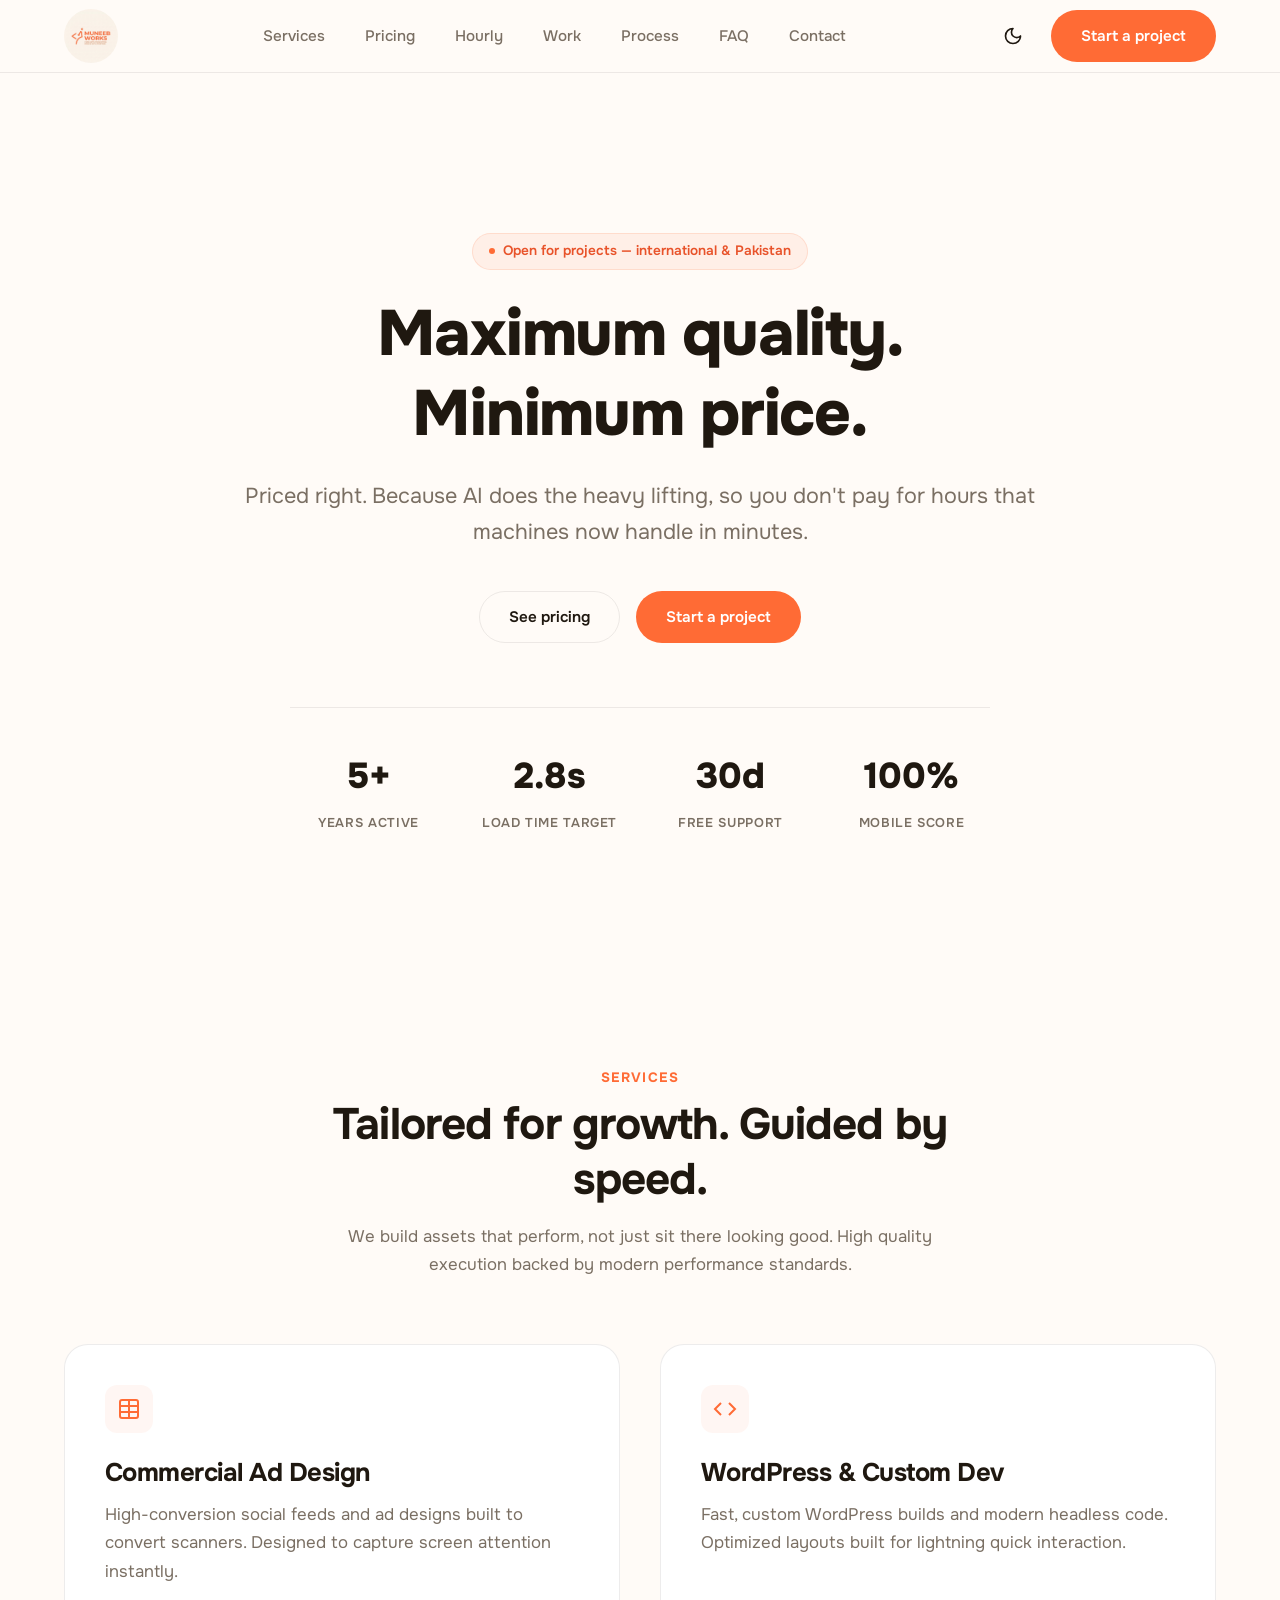
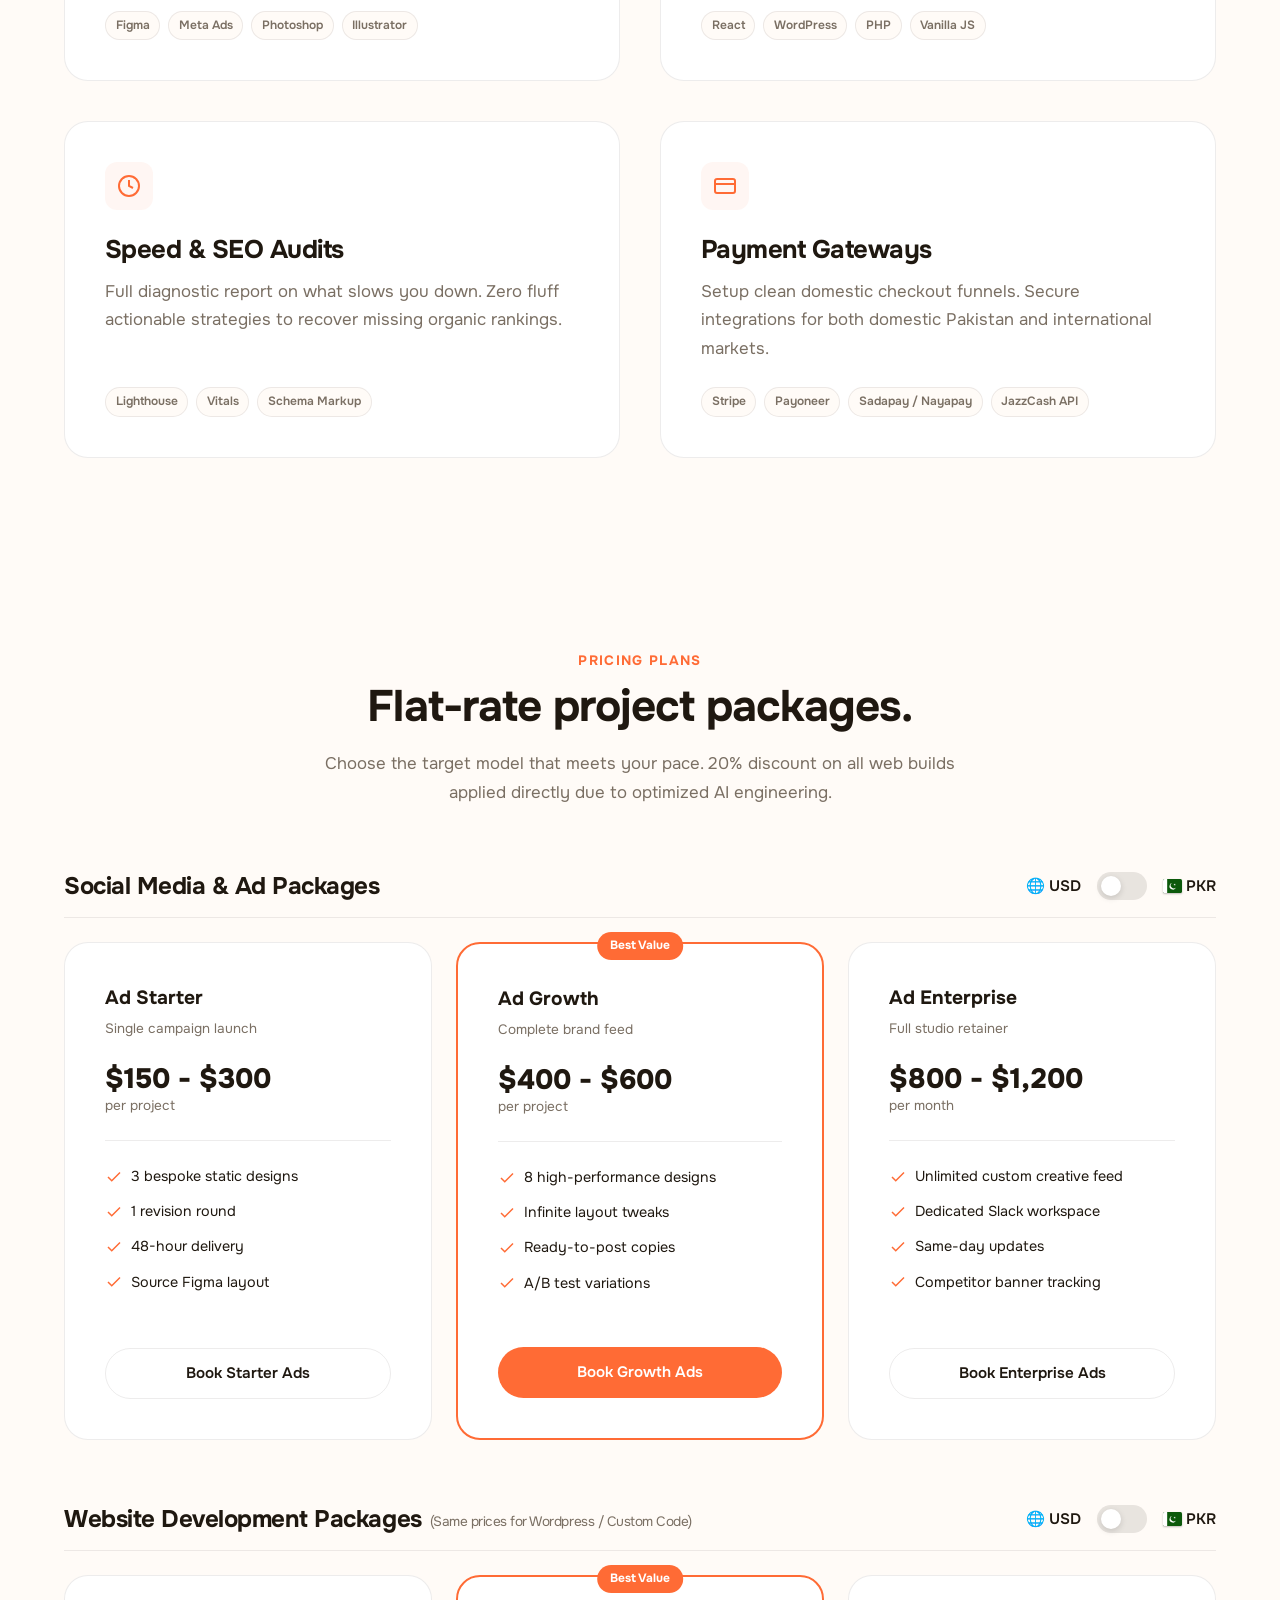
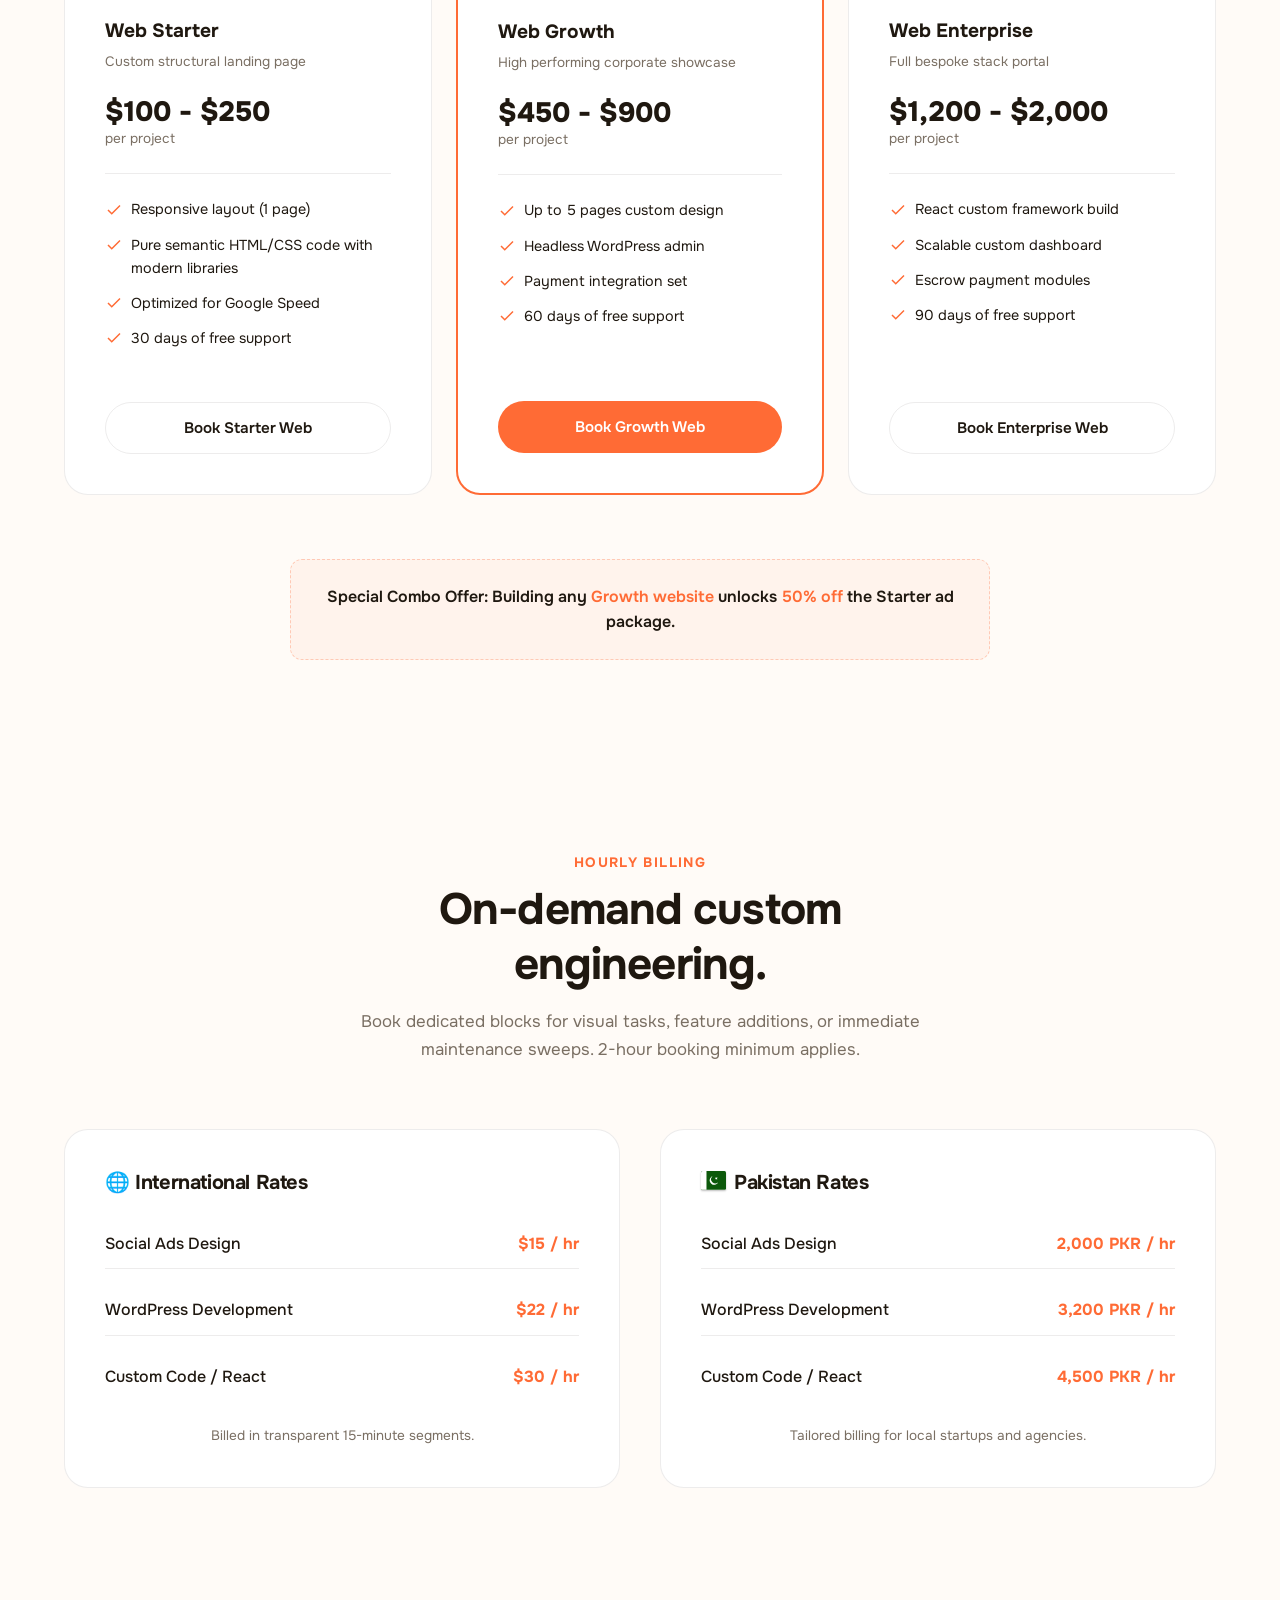
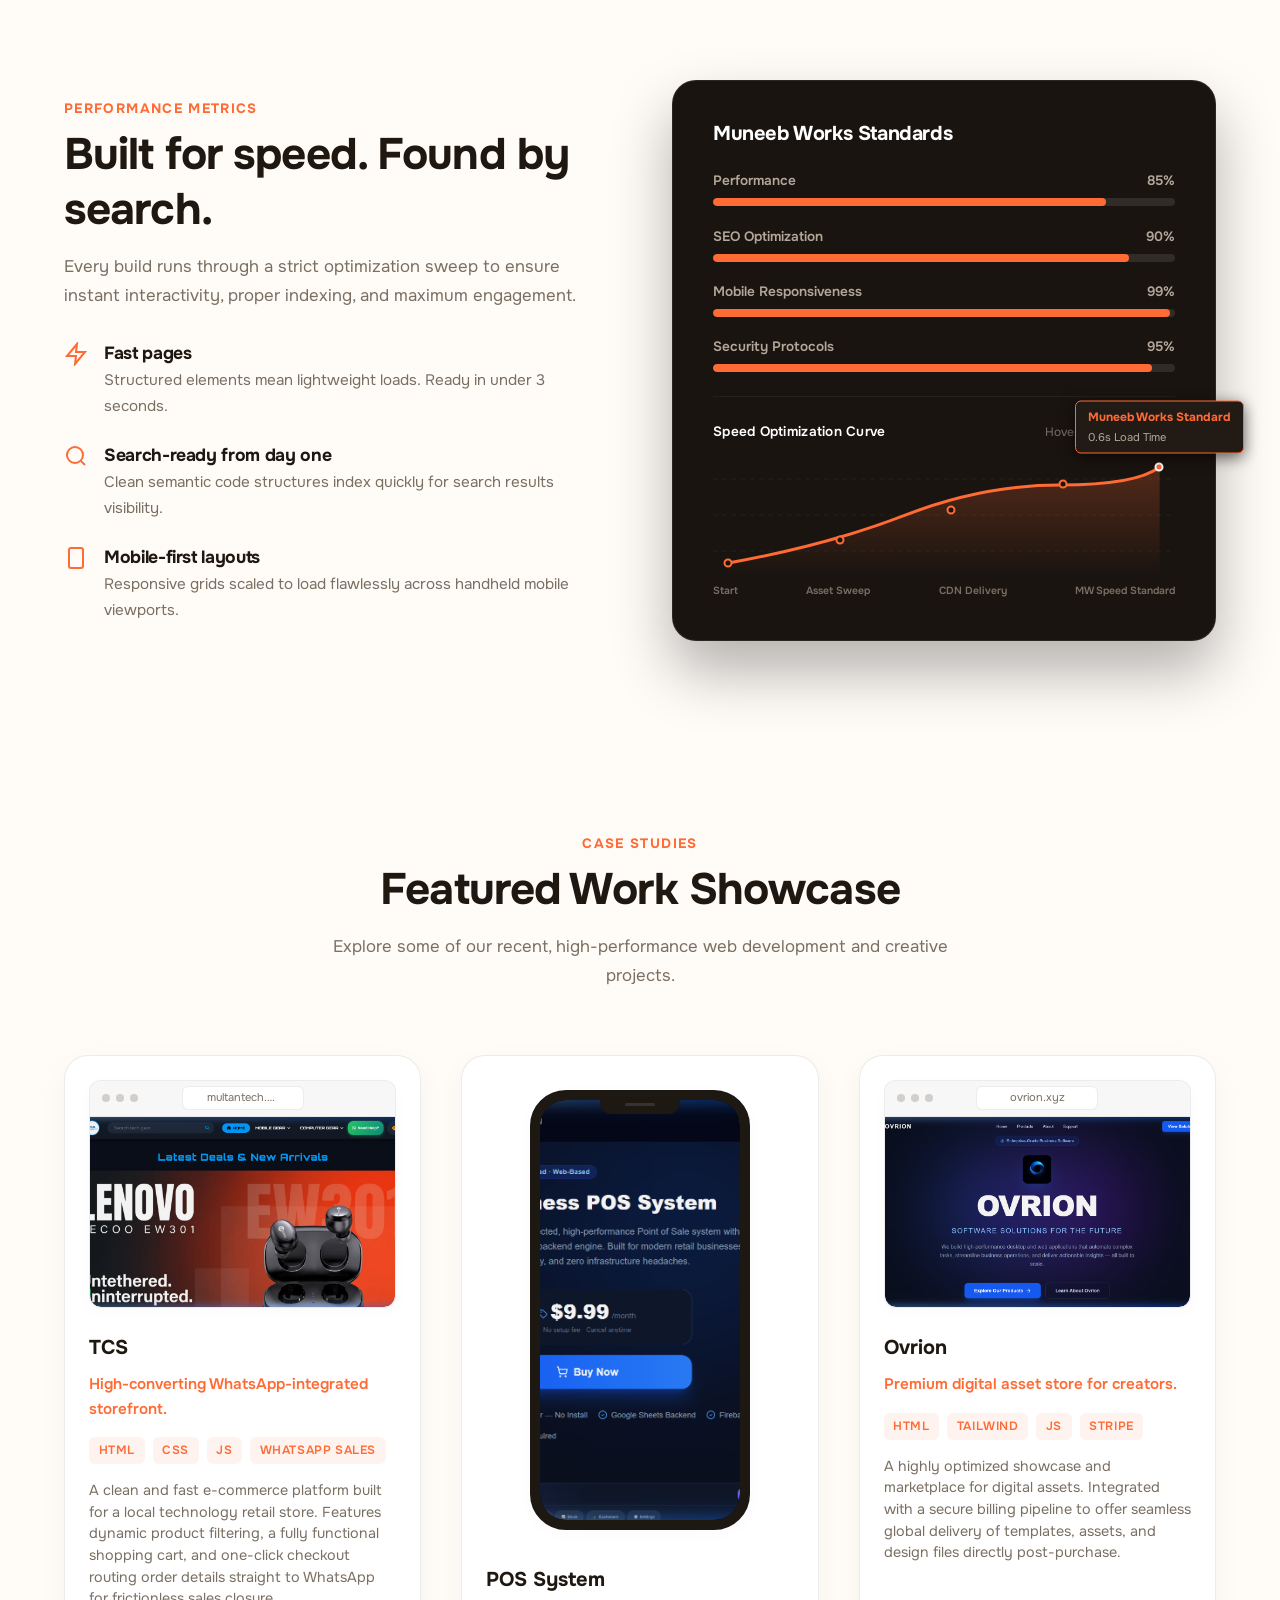
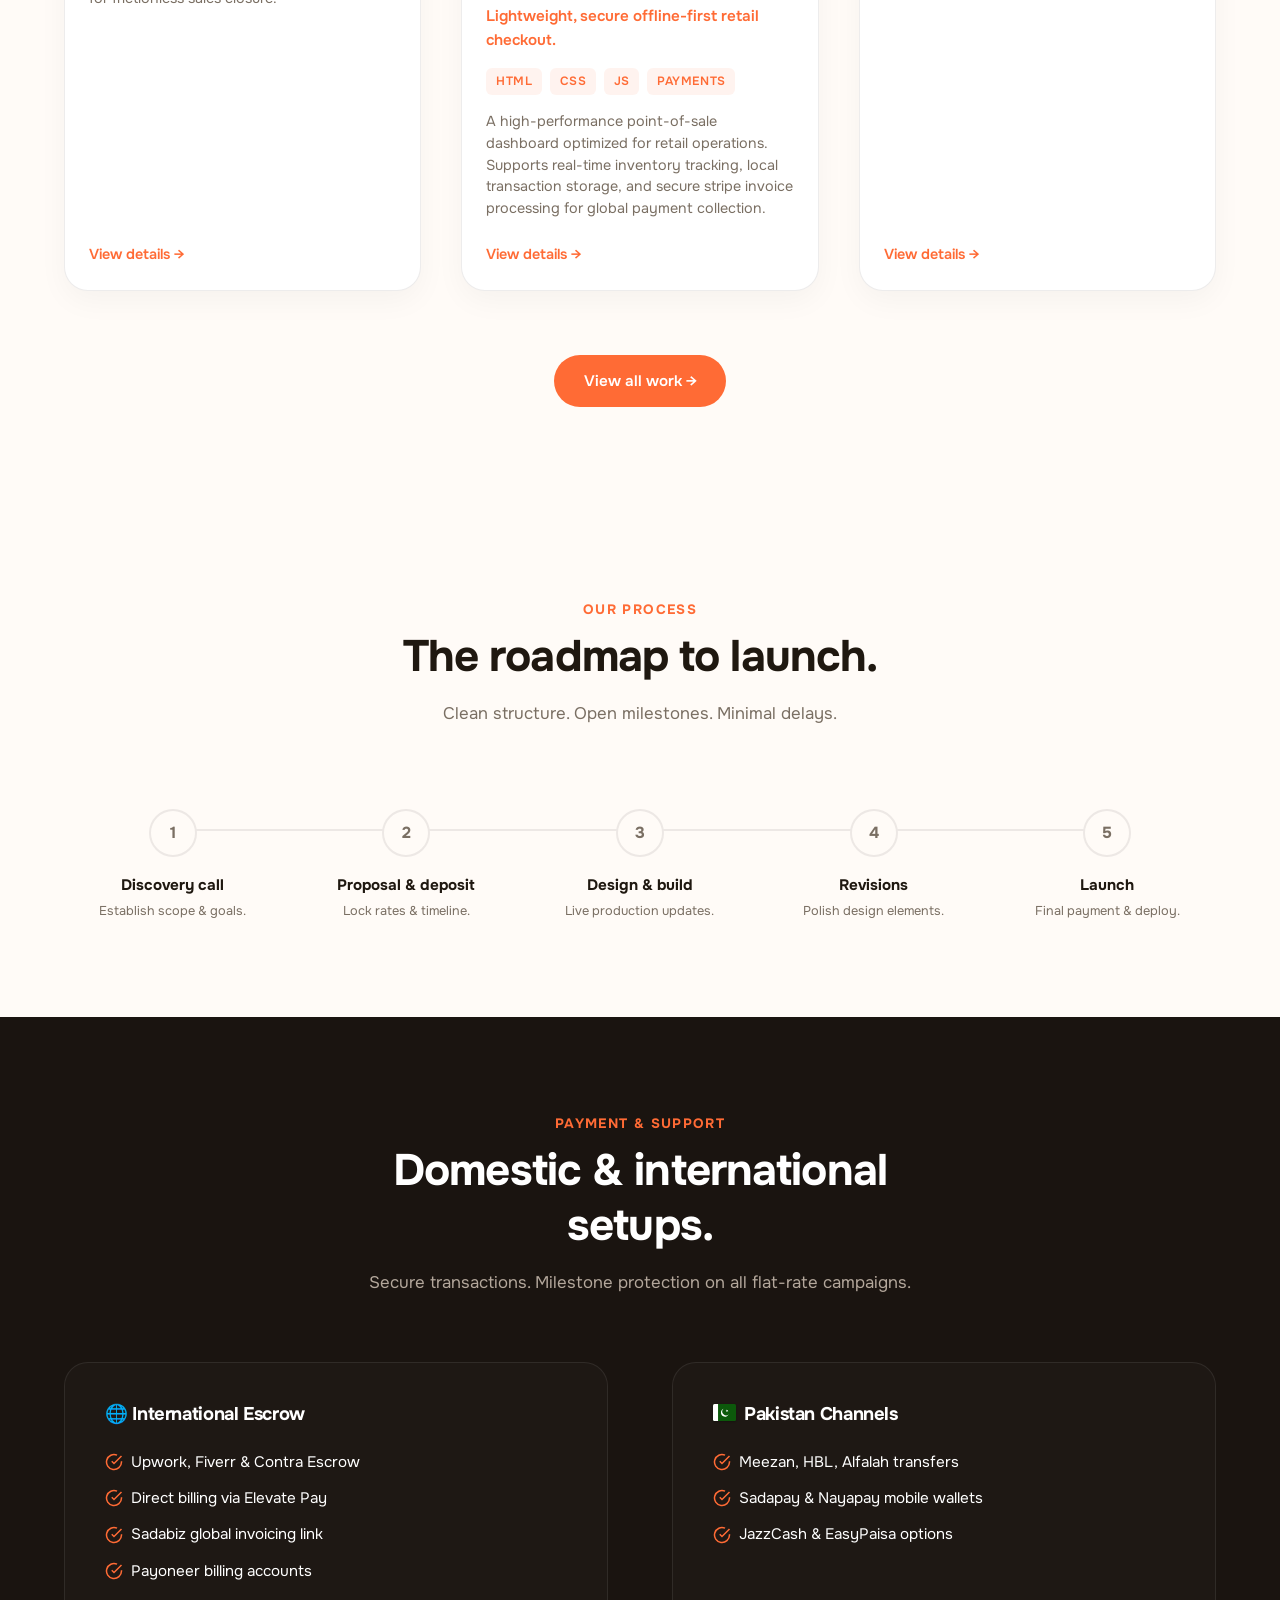
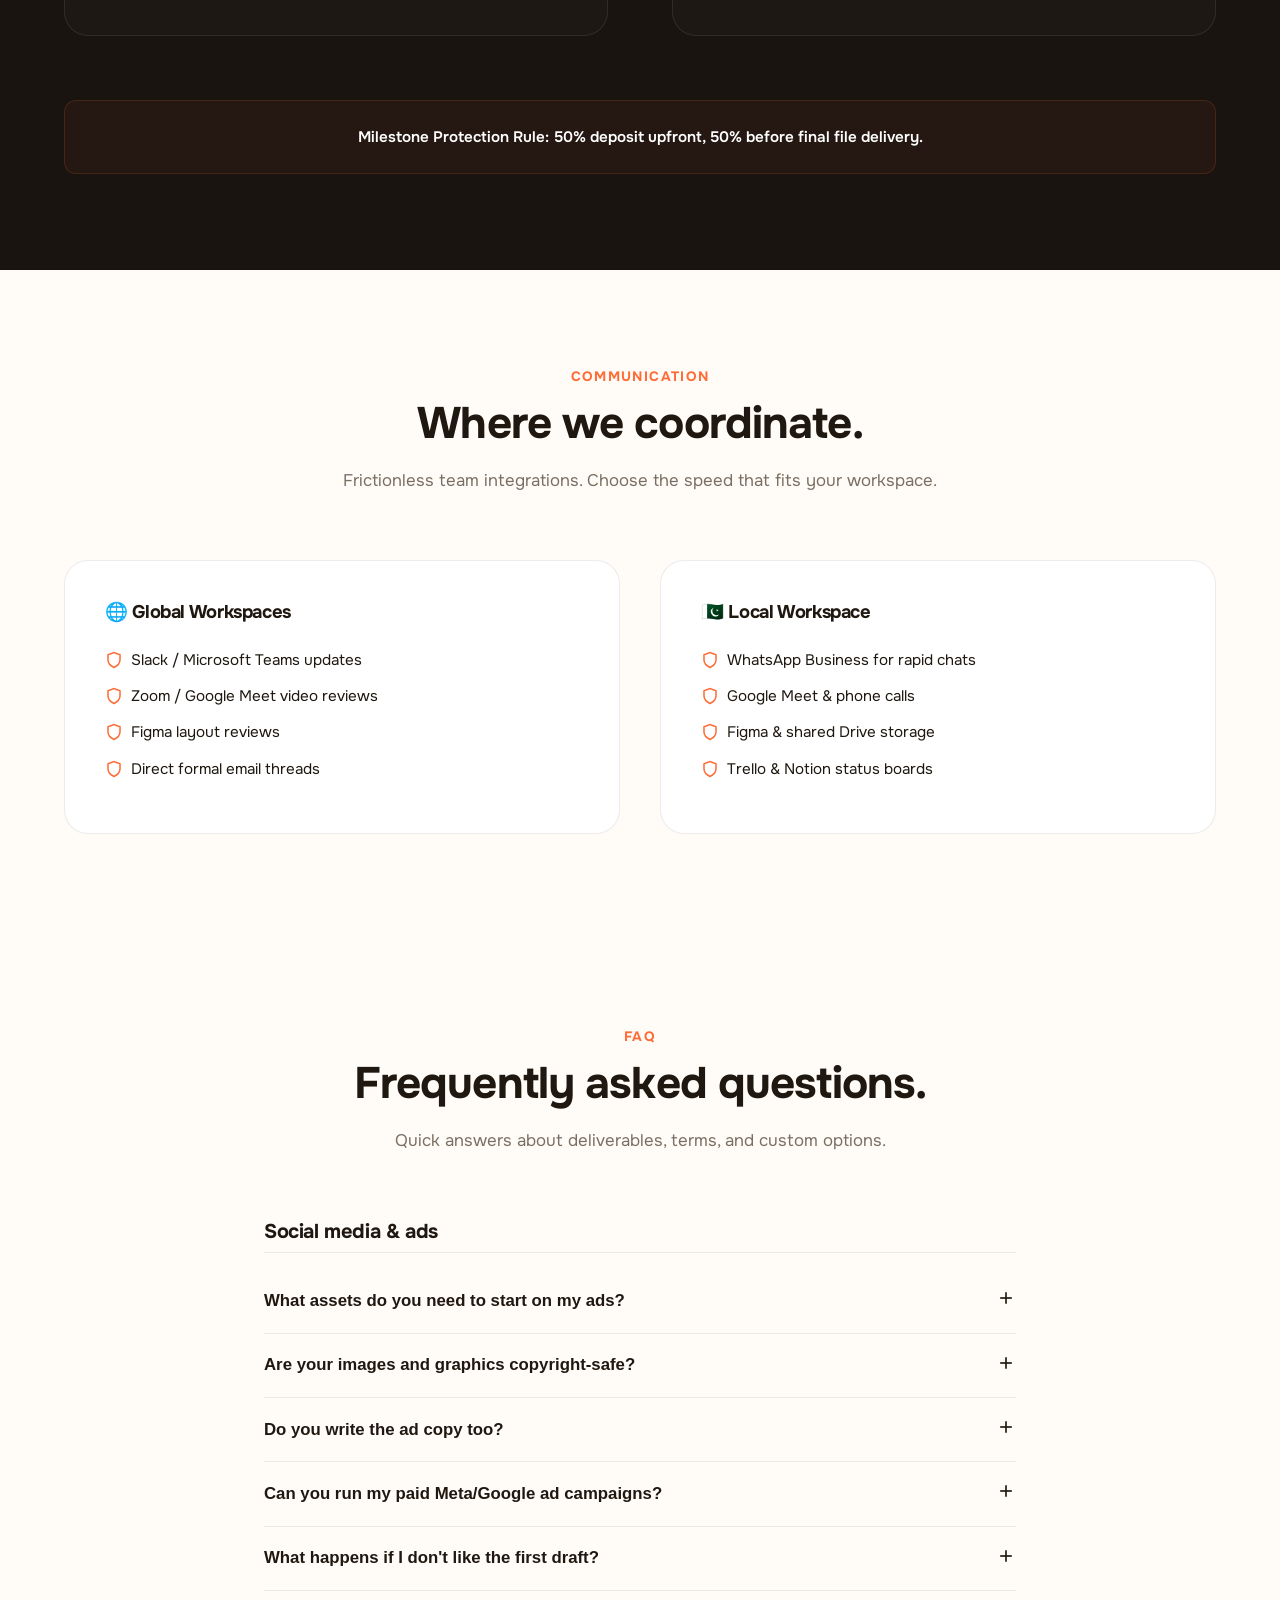
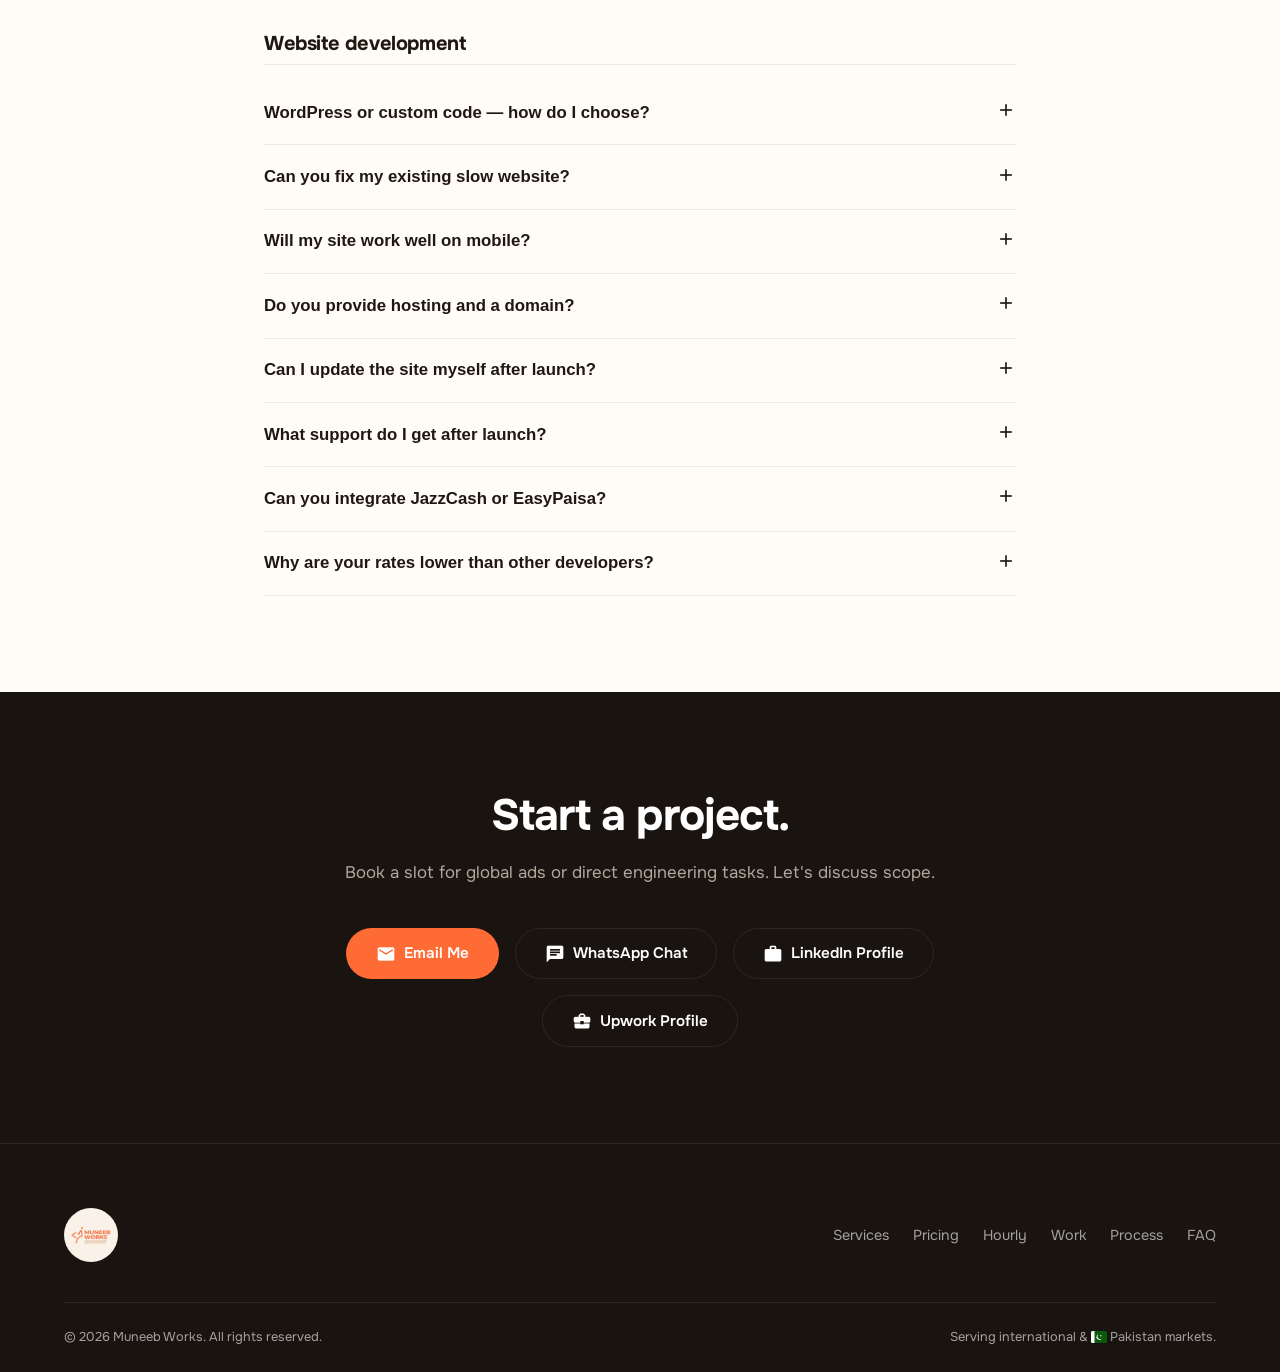
<file: index.html>
<!DOCTYPE html>
<html lang="en">

<head>
  <meta charset="UTF-8">
  <meta name="viewport" content="width=device-width, initial-scale=1.0">
  <title>Muneeb Works — Premium Ad Design & Website Development</title>
  <meta name="description"
    content="High-end custom ad design and high-performance WordPress & custom code websites. Maximum quality, minimum rates via advanced AI workflows. Get started today.">

  <!-- Robots Meta -->
  <meta name="robots" content="index, follow">

  <!-- Open Graph -->
  <meta property="og:title" content="Muneeb Works — Premium Ad Design & Web Dev">
  <meta property="og:description"
    content="Premium social ad design and high-performance custom websites. Maximum speed and conversion at reduced rates.">
  <meta property="og:type" content="website">
  <meta property="og:url" content="https://muneebworks.com">


  <!-- CSS Link -->
  <link rel="stylesheet" href="css/styles.css">
  <!-- Favicon -->
  <link rel="icon" type="image/png" href="favicon.png">
  <!-- Google Material Icons -->
  <link href="https://fonts.googleapis.com/icon?family=Material+Icons" rel="stylesheet">
</head>

<body>

  <!-- Navigation Bar -->
  <header class="header">
    <div class="container nav-container">
      <a href="#hero" class="logo" aria-label="Muneeb Works Home">
        <img src="logo.jpg" alt="Muneeb Works Logo" class="logo-img">
      </a>

      <nav class="nav-links" aria-label="Primary Navigation">
        <a href="#services" class="nav-link">Services</a>
        <a href="#pricing" class="nav-link">Pricing</a>
        <a href="#hourly" class="nav-link">Hourly</a>
        <a href="work.html" class="nav-link">Work</a>
        <a href="#process" class="nav-link">Process</a>
        <a href="#faq" class="nav-link">FAQ</a>
        <a href="#contact" class="nav-link">Contact</a>
      </nav>

      <div class="nav-actions">
        <button class="theme-toggle" aria-label="Toggle light and dark theme">
          <!-- Sun Icon (for dark mode) -->
          <svg class="sun-icon" viewBox="0 0 24 24" fill="none" stroke="currentColor" stroke-width="2"
            stroke-linecap="round" stroke-linejoin="round">
            <circle cx="12" cy="12" r="4"></circle>
            <path
              d="M12 2v2M12 20v2M4.93 4.93l1.41 1.41M17.66 17.66l1.41 1.41M2 12h2M20 12h2M6.34 17.66l-1.41 1.41M19.07 4.93l-1.41 1.41">
            </path>
          </svg>
          <!-- Moon Icon (for light mode) -->
          <svg class="moon-icon" viewBox="0 0 24 24" fill="none" stroke="currentColor" stroke-width="2"
            stroke-linecap="round" stroke-linejoin="round">
            <path d="M12 3a6 6 0 0 0 9 9 9 9 0 1 1-9-9Z"></path>
          </svg>
        </button>
        <a href="#contact" class="btn btn-primary">Start a project</a>
        <button class="hamburger" aria-label="Toggle mobile navigation menu" aria-expanded="false">
          <span></span>
          <span></span>
          <span></span>
        </button>
      </div>
    </div>
  </header>

  <!-- Mobile Navigation Panel -->
  <div class="mobile-nav-panel" aria-label="Mobile Navigation">
    <a href="#services" class="nav-link">Services</a>
    <a href="#pricing" class="nav-link">Pricing</a>
    <a href="#hourly" class="nav-link">Hourly</a>
    <a href="work.html" class="nav-link">Work</a>
    <a href="#process" class="nav-link">Process</a>
    <a href="#faq" class="nav-link">FAQ</a>
    <a href="#contact" class="nav-link">Contact</a>
    <a href="#contact" class="btn btn-primary" style="margin-top: 1rem;">Start a project</a>
  </div>

  <main>
    <!-- Hero Section -->
    <section id="hero" class="section">
      <div class="container hero-content">
        <div class="badge">
          <span class="badge-dot"></span>
          Open for projects — international & Pakistan
        </div>
        <h1>Maximum quality.<br>Minimum price.</h1>
        <p class="hero-description">Priced right. Because AI does the heavy lifting, so you don't pay for hours that
          machines now handle in minutes.</p>

        <div class="hero-ctas">
          <a href="#pricing" class="btn btn-secondary">See pricing</a>
          <a href="#contact" class="btn btn-primary">Start a project</a>
        </div>

        <div class="hero-stats">
          <div class="stat-item">
            <span class="stat-number" data-target="5" data-suffix="+">0</span>
            <span class="stat-label">Years active</span>
          </div>
          <div class="stat-item">
            <span class="stat-number" data-target="2.8" data-float="true" data-suffix="s">0</span>
            <span class="stat-label">Load time target</span>
          </div>
          <div class="stat-item">
            <span class="stat-number" data-target="30" data-suffix="d">0</span>
            <span class="stat-label">Free support</span>
          </div>
          <div class="stat-item">
            <span class="stat-number" data-target="100" data-suffix="%">0</span>
            <span class="stat-label">Mobile score</span>
          </div>
        </div>
      </div>
    </section>

    <!-- Services Overview -->
    <section id="services" class="section">
      <div class="container">
        <div class="section-header">
          <span class="section-label">Services</span>
          <h2>Tailored for growth. Guided by speed.</h2>
          <p>We build assets that perform, not just sit there looking good. High quality execution backed by modern
            performance standards.</p>
        </div>

        <div class="services-grid">
          <!-- Card 1 -->
          <div class="service-card">
            <div class="service-icon">
              <!-- Grid Layout Icon -->
              <svg viewBox="0 0 24 24" stroke-width="2" stroke="currentColor" fill="none">
                <rect x="3" y="3" width="18" height="18" rx="2"></rect>
                <path d="M21 9H3M21 15H3M12 3v18"></path>
              </svg>
            </div>
            <h3>Commercial Ad Design</h3>
            <p>High-conversion social feeds and ad designs built to convert scanners. Designed to capture screen
              attention instantly.</p>
            <div class="service-tags">
              <span class="tag-chip">Figma</span>
              <span class="tag-chip">Meta Ads</span>
              <span class="tag-chip">Photoshop</span>
              <span class="tag-chip">Illustrator</span>
            </div>
          </div>

          <!-- Card 2 -->
          <div class="service-card">
            <div class="service-icon">
              <!-- Code Icon -->
              <svg viewBox="0 0 24 24" stroke-width="2" stroke="currentColor" fill="none">
                <path d="M16 18l6-6-6-6M8 6L2 12l6 6"></path>
              </svg>
            </div>
            <h3>WordPress & Custom Dev</h3>
            <p>Fast, custom WordPress builds and modern headless code. Optimized layouts built for lightning quick
              interaction.</p>
            <div class="service-tags">
              <span class="tag-chip">React</span>
              <span class="tag-chip">WordPress</span>
              <span class="tag-chip">PHP</span>
              <span class="tag-chip">Vanilla JS</span>
            </div>
          </div>

          <!-- Card 3 -->
          <div class="service-card">
            <div class="service-icon">
              <!-- Speedometer Icon -->
              <svg viewBox="0 0 24 24" stroke-width="2" stroke="currentColor" fill="none">
                <circle cx="12" cy="12" r="10"></circle>
                <path d="M12 6v6l4 2"></path>
              </svg>
            </div>
            <h3>Speed & SEO Audits</h3>
            <p>Full diagnostic report on what slows you down. Zero fluff actionable strategies to recover missing
              organic rankings.</p>
            <div class="service-tags">
              <span class="tag-chip">Lighthouse</span>
              <span class="tag-chip">Vitals</span>
              <span class="tag-chip">Schema Markup</span>
            </div>
          </div>

          <!-- Card 4 -->
          <div class="service-card">
            <div class="service-icon">
              <!-- Credit Card Icon -->
              <svg viewBox="0 0 24 24" stroke-width="2" stroke="currentColor" fill="none">
                <rect x="2" y="5" width="20" height="14" rx="2"></rect>
                <line x1="2" y1="10" x2="22" y2="10"></line>
              </svg>
            </div>
            <h3>Payment Gateways</h3>
            <p>Setup clean domestic checkout funnels. Secure integrations for both domestic Pakistan and international
              markets.</p>
            <div class="service-tags">
              <span class="tag-chip">Stripe</span>
              <span class="tag-chip">Payoneer</span>
              <span class="tag-chip">Sadapay / Nayapay</span>
              <span class="tag-chip">JazzCash API</span>
            </div>
          </div>
        </div>
      </div>
    </section>

    <!-- Pricing Grid -->
    <section id="pricing" class="section">
      <div class="container">
        <div class="section-header">
          <span class="section-label">Pricing Plans</span>
          <h2>Flat-rate project packages.</h2>
          <p>Choose the target model that meets your pace. 20% discount on all web builds applied directly due to
            optimized AI engineering.</p>
        </div>

        <!-- Social Media & Ad Packages Group -->
        <div class="pricing-section-group" style="margin-bottom: var(--space-xl);">
          <div class="pricing-group-header">
            <h3 class="pricing-group-title">Social Media & Ad Packages</h3>
            <div class="pricing-toggle-container">
              <span class="toggle-label">🌐 USD</span>
              <label class="toggle-switch">
                <input type="checkbox" id="ads-currency-toggle" aria-label="Toggle between USD and PKR pricing for ads">
                <span class="slider"></span>
              </label>
              <span class="toggle-label"><svg class="pk-flag" viewBox="0 0 640 480" xmlns="http://www.w3.org/2000/svg"><g fill-rule="evenodd" stroke-width="1pt" transform="translate(49) scale(.9375)"><path fill="#0c590b" d="M-95 0h768v512H-95z"/><path fill="#fff" d="M-95 0H97.5v512H-95z"/><g fill="#fff"><path d="m403.7 225.4-31.2-6.6-16.4 27.3-3.4-31.6-31-7.2 29-13-2.7-31.7 21.4 23.6 29.3-12.4-15.9 27.6 21 24z"/><path d="M415.4 306a121 121 0 0 1-161.3 59.4 122 122 0 0 1-59.5-162.1A119 119 0 0 1 266 139a156 156 0 0 0-11.8 10.9A112.3 112.3 0 0 0 415.5 306z"/></g></g></svg> PKR</span>
            </div>
          </div>

          <!-- USD Ads Cards -->
          <div id="ads-usd-pricing" class="pricing-panel active">
            <div class="pricing-grid-3">
              <div class="pricing-card">
                <div class="tier-name">Ad Starter</div>
                <div class="tier-scope">Single campaign launch</div>
                <div class="price-range">$150 - $300</div>
                <div class="price-period">per project</div>
                <ul class="pricing-features">
                  <li><svg viewBox="0 0 24 24" stroke-width="2" stroke="currentColor" fill="none">
                      <path d="M20 6L9 17l-5-5"></path>
                    </svg>3 bespoke static designs</li>
                  <li><svg viewBox="0 0 24 24" stroke-width="2" stroke="currentColor" fill="none">
                      <path d="M20 6L9 17l-5-5"></path>
                    </svg>1 revision round</li>
                  <li><svg viewBox="0 0 24 24" stroke-width="2" stroke="currentColor" fill="none">
                      <path d="M20 6L9 17l-5-5"></path>
                    </svg>48-hour delivery</li>
                  <li><svg viewBox="0 0 24 24" stroke-width="2" stroke="currentColor" fill="none">
                      <path d="M20 6L9 17l-5-5"></path>
                    </svg>Source Figma layout</li>
                </ul>
                <a href="#contact" class="btn btn-secondary">Book Starter Ads</a>
              </div>

              <div class="pricing-card popular">
                <div class="popular-badge">Best Value</div>
                <div class="tier-name">Ad Growth</div>
                <div class="tier-scope">Complete brand feed</div>
                <div class="price-range">$400 - $600</div>
                <div class="price-period">per project</div>
                <ul class="pricing-features">
                  <li><svg viewBox="0 0 24 24" stroke-width="2" stroke="currentColor" fill="none">
                      <path d="M20 6L9 17l-5-5"></path>
                    </svg>8 high-performance designs</li>
                  <li><svg viewBox="0 0 24 24" stroke-width="2" stroke="currentColor" fill="none">
                      <path d="M20 6L9 17l-5-5"></path>
                    </svg>Infinite layout tweaks</li>
                  <li><svg viewBox="0 0 24 24" stroke-width="2" stroke="currentColor" fill="none">
                      <path d="M20 6L9 17l-5-5"></path>
                    </svg>Ready-to-post copies</li>
                  <li><svg viewBox="0 0 24 24" stroke-width="2" stroke="currentColor" fill="none">
                      <path d="M20 6L9 17l-5-5"></path>
                    </svg>A/B test variations</li>
                </ul>
                <a href="#contact" class="btn btn-primary">Book Growth Ads</a>
              </div>

              <div class="pricing-card">
                <div class="tier-name">Ad Enterprise</div>
                <div class="tier-scope">Full studio retainer</div>
                <div class="price-range">$800 - $1,200</div>
                <div class="price-period">per month</div>
                <ul class="pricing-features">
                  <li><svg viewBox="0 0 24 24" stroke-width="2" stroke="currentColor" fill="none">
                      <path d="M20 6L9 17l-5-5"></path>
                    </svg>Unlimited custom creative feed</li>
                  <li><svg viewBox="0 0 24 24" stroke-width="2" stroke="currentColor" fill="none">
                      <path d="M20 6L9 17l-5-5"></path>
                    </svg>Dedicated Slack workspace</li>
                  <li><svg viewBox="0 0 24 24" stroke-width="2" stroke="currentColor" fill="none">
                      <path d="M20 6L9 17l-5-5"></path>
                    </svg>Same-day updates</li>
                  <li><svg viewBox="0 0 24 24" stroke-width="2" stroke="currentColor" fill="none">
                      <path d="M20 6L9 17l-5-5"></path>
                    </svg>Competitor banner tracking</li>
                </ul>
                <a href="#contact" class="btn btn-secondary">Book Enterprise Ads</a>
              </div>
            </div>
          </div>

          <!-- PKR Ads Cards -->
          <div id="ads-pkr-pricing" class="pricing-panel">
            <div class="pricing-grid-3">
              <div class="pricing-card">
                <div class="tier-name">Ad Starter</div>
                <div class="tier-scope">Single campaign launch</div>
                <div class="price-range">5k - 15k PKR</div>
                <div class="price-period">per project</div>
                <ul class="pricing-features">
                  <li><svg viewBox="0 0 24 24" stroke-width="2" stroke="currentColor" fill="none">
                      <path d="M20 6L9 17l-5-5"></path>
                    </svg>3 bespoke static designs</li>
                  <li><svg viewBox="0 0 24 24" stroke-width="2" stroke="currentColor" fill="none">
                      <path d="M20 6L9 17l-5-5"></path>
                    </svg>1 revision round</li>
                  <li><svg viewBox="0 0 24 24" stroke-width="2" stroke="currentColor" fill="none">
                      <path d="M20 6L9 17l-5-5"></path>
                    </svg>48-hour delivery</li>
                  <li><svg viewBox="0 0 24 24" stroke-width="2" stroke="currentColor" fill="none">
                      <path d="M20 6L9 17l-5-5"></path>
                    </svg>Source Figma layout</li>
                </ul>
                <a href="#contact" class="btn btn-secondary">Book Starter Ads</a>
              </div>

              <div class="pricing-card popular">
                <div class="popular-badge">Best Value</div>
                <div class="tier-name">Ad Growth</div>
                <div class="tier-scope">Complete brand feed</div>
                <div class="price-range">30k - 50k PKR</div>
                <div class="price-period">per project</div>
                <ul class="pricing-features">
                  <li><svg viewBox="0 0 24 24" stroke-width="2" stroke="currentColor" fill="none">
                      <path d="M20 6L9 17l-5-5"></path>
                    </svg>8 high-performance designs</li>
                  <li><svg viewBox="0 0 24 24" stroke-width="2" stroke="currentColor" fill="none">
                      <path d="M20 6L9 17l-5-5"></path>
                    </svg>Infinite layout tweaks</li>
                  <li><svg viewBox="0 0 24 24" stroke-width="2" stroke="currentColor" fill="none">
                      <path d="M20 6L9 17l-5-5"></path>
                    </svg>Ready-to-post copies</li>
                  <li><svg viewBox="0 0 24 24" stroke-width="2" stroke="currentColor" fill="none">
                      <path d="M20 6L9 17l-5-5"></path>
                    </svg>A/B test variations</li>
                </ul>
                <a href="#contact" class="btn btn-primary">Book Growth Ads</a>
              </div>

              <div class="pricing-card">
                <div class="tier-name">Ad Enterprise</div>
                <div class="tier-scope">Full studio retainer</div>
                <div class="price-range">50k - 100k PKR</div>
                <div class="price-period">per month</div>
                <ul class="pricing-features">
                  <li><svg viewBox="0 0 24 24" stroke-width="2" stroke="currentColor" fill="none">
                      <path d="M20 6L9 17l-5-5"></path>
                    </svg>Unlimited custom creative feed</li>
                  <li><svg viewBox="0 0 24 24" stroke-width="2" stroke="currentColor" fill="none">
                      <path d="M20 6L9 17l-5-5"></path>
                    </svg>Dedicated WhatsApp group</li>
                  <li><svg viewBox="0 0 24 24" stroke-width="2" stroke="currentColor" fill="none">
                      <path d="M20 6L9 17l-5-5"></path>
                    </svg>Same-day updates</li>
                  <li><svg viewBox="0 0 24 24" stroke-width="2" stroke="currentColor" fill="none">
                      <path d="M20 6L9 17l-5-5"></path>
                    </svg>Competitor banner tracking</li>
                </ul>
                <a href="#contact" class="btn btn-secondary">Book Enterprise Ads</a>
              </div>
            </div>
          </div>
        </div>

        <!-- Website Development Packages Group -->
        <div class="pricing-section-group">
          <div class="pricing-group-header">
            <h3 class="pricing-group-title">Website Development Packages <span style="font-size: 0.85rem; font-weight: normal; color: var(--text-muted); display: block; margin-top: 4px;">(Same prices for Wordpress / Custom Code)</span></h3>
            <div class="pricing-toggle-container">
              <span class="toggle-label">🌐 USD</span>
              <label class="toggle-switch">
                <input type="checkbox" id="web-currency-toggle" aria-label="Toggle between USD and PKR pricing for web">
                <span class="slider"></span>
              </label>
              <span class="toggle-label"><svg class="pk-flag" viewBox="0 0 640 480" xmlns="http://www.w3.org/2000/svg"><g fill-rule="evenodd" stroke-width="1pt" transform="translate(49) scale(.9375)"><path fill="#0c590b" d="M-95 0h768v512H-95z"/><path fill="#fff" d="M-95 0H97.5v512H-95z"/><g fill="#fff"><path d="m403.7 225.4-31.2-6.6-16.4 27.3-3.4-31.6-31-7.2 29-13-2.7-31.7 21.4 23.6 29.3-12.4-15.9 27.6 21 24z"/><path d="M415.4 306a121 121 0 0 1-161.3 59.4 122 122 0 0 1-59.5-162.1A119 119 0 0 1 266 139a156 156 0 0 0-11.8 10.9A112.3 112.3 0 0 0 415.5 306z"/></g></g></svg> PKR</span>
            </div>
          </div>

          <!-- USD Web Cards -->
          <div id="web-usd-pricing" class="pricing-panel active">
            <div class="pricing-grid-3">
              <div class="pricing-card">
                <div class="tier-name">Web Starter</div>
                <div class="tier-scope">Custom structural landing page</div>
                <div class="price-range">$100 - $250</div>
                <div class="price-period">per project</div>
                <ul class="pricing-features">
                  <li><svg viewBox="0 0 24 24" stroke-width="2" stroke="currentColor" fill="none">
                      <path d="M20 6L9 17l-5-5"></path>
                    </svg>Responsive layout (1 page)</li>
                  <li><svg viewBox="0 0 24 24" stroke-width="2" stroke="currentColor" fill="none">
                      <path d="M20 6L9 17l-5-5"></path>
                    </svg>Pure semantic HTML/CSS code with modern libraries</li>
                  <li><svg viewBox="0 0 24 24" stroke-width="2" stroke="currentColor" fill="none">
                      <path d="M20 6L9 17l-5-5"></path>
                    </svg>Optimized for Google Speed</li>
                  <li><svg viewBox="0 0 24 24" stroke-width="2" stroke="currentColor" fill="none">
                      <path d="M20 6L9 17l-5-5"></path>
                    </svg>30 days of free support</li>
                </ul>
                <a href="#contact" class="btn btn-secondary">Book Starter Web</a>
              </div>

              <div class="pricing-card popular">
                <div class="popular-badge">Best Value</div>
                <div class="tier-name">Web Growth</div>
                <div class="tier-scope">High performing corporate showcase</div>
                <div class="price-range">$450 - $900</div>
                <div class="price-period">per project</div>
                <ul class="pricing-features">
                  <li><svg viewBox="0 0 24 24" stroke-width="2" stroke="currentColor" fill="none">
                      <path d="M20 6L9 17l-5-5"></path>
                    </svg>Up to 5 pages custom design</li>
                  <li><svg viewBox="0 0 24 24" stroke-width="2" stroke="currentColor" fill="none">
                      <path d="M20 6L9 17l-5-5"></path>
                    </svg>Headless WordPress admin</li>
                  <li><svg viewBox="0 0 24 24" stroke-width="2" stroke="currentColor" fill="none">
                      <path d="M20 6L9 17l-5-5"></path>
                    </svg>Payment integration set</li>
                  <li><svg viewBox="0 0 24 24" stroke-width="2" stroke="currentColor" fill="none">
                      <path d="M20 6L9 17l-5-5"></path>
                    </svg>60 days of free support</li>
                </ul>
                <a href="#contact" class="btn btn-primary">Book Growth Web</a>
              </div>

              <div class="pricing-card">
                <div class="tier-name">Web Enterprise</div>
                <div class="tier-scope">Full bespoke stack portal</div>
                <div class="price-range">$1,200 - $2,000</div>
                <div class="price-period">per project</div>
                <ul class="pricing-features">
                  <li><svg viewBox="0 0 24 24" stroke-width="2" stroke="currentColor" fill="none">
                      <path d="M20 6L9 17l-5-5"></path>
                    </svg>React custom framework build</li>
                  <li><svg viewBox="0 0 24 24" stroke-width="2" stroke="currentColor" fill="none">
                      <path d="M20 6L9 17l-5-5"></path>
                    </svg>Scalable custom dashboard</li>
                  <li><svg viewBox="0 0 24 24" stroke-width="2" stroke="currentColor" fill="none">
                      <path d="M20 6L9 17l-5-5"></path>
                    </svg>Escrow payment modules</li>
                  <li><svg viewBox="0 0 24 24" stroke-width="2" stroke="currentColor" fill="none">
                      <path d="M20 6L9 17l-5-5"></path>
                    </svg>90 days of free support</li>
                </ul>
                <a href="#contact" class="btn btn-secondary">Book Enterprise Web</a>
              </div>
            </div>
          </div>

          <!-- PKR Web Cards -->
          <div id="web-pkr-pricing" class="pricing-panel">
            <div class="pricing-grid-3">
              <div class="pricing-card">
                <div class="tier-name">Web Starter</div>
                <div class="tier-scope">Custom landing page</div>
                <div class="price-range">10k - 20k PKR</div>
                <div class="price-period">per project</div>
                <ul class="pricing-features">
                  <li><svg viewBox="0 0 24 24" stroke-width="2" stroke="currentColor" fill="none">
                      <path d="M20 6L9 17l-5-5"></path>
                    </svg>Responsive layout (1 page)</li>
                  <li><svg viewBox="0 0 24 24" stroke-width="2" stroke="currentColor" fill="none">
                      <path d="M20 6L9 17l-5-5"></path>
                    </svg>Pure semantic HTML/CSS code with modern libraries</li>
                  <li><svg viewBox="0 0 24 24" stroke-width="2" stroke="currentColor" fill="none">
                      <path d="M20 6L9 17l-5-5"></path>
                    </svg>Optimized for Google Speed</li>
                  <li><svg viewBox="0 0 24 24" stroke-width="2" stroke="currentColor" fill="none">
                      <path d="M20 6L9 17l-5-5"></path>
                    </svg>30 days of free support</li>
                </ul>
                <a href="#contact" class="btn btn-secondary">Book Starter Web</a>
              </div>

              <div class="pricing-card popular">
                <div class="popular-badge">Best Value</div>
                <div class="tier-name">Web Growth</div>
                <div class="tier-scope">High performing corporate showcase</div>
                <div class="price-range">50k - 70k PKR</div>
                <div class="price-period">per project</div>
                <ul class="pricing-features">
                  <li><svg viewBox="0 0 24 24" stroke-width="2" stroke="currentColor" fill="none">
                      <path d="M20 6L9 17l-5-5"></path>
                    </svg>Up to 5 pages custom design</li>
                  <li><svg viewBox="0 0 24 24" stroke-width="2" stroke="currentColor" fill="none">
                      <path d="M20 6L9 17l-5-5"></path>
                    </svg>Headless WordPress admin</li>
                  <li><svg viewBox="0 0 24 24" stroke-width="2" stroke="currentColor" fill="none">
                      <path d="M20 6L9 17l-5-5"></path>
                    </svg>Payment integration set</li>
                  <li><svg viewBox="0 0 24 24" stroke-width="2" stroke="currentColor" fill="none">
                      <path d="M20 6L9 17l-5-5"></path>
                    </svg>60 days of free support</li>
                </ul>
                <a href="#contact" class="btn btn-primary">Book Growth Web</a>
              </div>

              <div class="pricing-card">
                <div class="tier-name">Web Corporate</div>
                <div class="tier-scope">Full bespoke stack portal</div>
                <div class="price-range">100k - 150k PKR</div>
                <div class="price-period">per project</div>
                <ul class="pricing-features">
                  <li><svg viewBox="0 0 24 24" stroke-width="2" stroke="currentColor" fill="none">
                      <path d="M20 6L9 17l-5-5"></path>
                    </svg>React custom framework build</li>
                  <li><svg viewBox="0 0 24 24" stroke-width="2" stroke="currentColor" fill="none">
                      <path d="M20 6L9 17l-5-5"></path>
                    </svg>Scalable custom dashboard</li>
                  <li><svg viewBox="0 0 24 24" stroke-width="2" stroke="currentColor" fill="none">
                      <path d="M20 6L9 17l-5-5"></path>
                    </svg>Escrow payment modules</li>
                  <li><svg viewBox="0 0 24 24" stroke-width="2" stroke="currentColor" fill="none">
                      <path d="M20 6L9 17l-5-5"></path>
                    </svg>90 days of free support</li>
                </ul>
                <a href="#contact" class="btn btn-secondary">Book Corporate Web</a>
              </div>
            </div>
          </div>
        </div>

        <div class="combo-discount-callout">
          Special Combo Offer: Building any <span>Growth website</span> unlocks <span>50% off</span> the Starter ad
          package.
        </div>
      </div>
    </section>

    <!-- Hourly Rates -->
    <section id="hourly" class="section">
      <div class="container">
        <div class="section-header">
          <span class="section-label">Hourly Billing</span>
          <h2>On-demand custom engineering.</h2>
          <p>Book dedicated blocks for visual tasks, feature additions, or immediate maintenance sweeps. 2-hour booking
            minimum applies.</p>
        </div>

        <div class="hourly-grid">
          <div class="hourly-column">
            <h3 class="hourly-column-title">🌐 International Rates</h3>
            <div class="hourly-list">
              <div class="hourly-row">
                <span class="hourly-service">Social Ads Design</span>
                <span class="hourly-rate">$15 / hr</span>
              </div>
              <div class="hourly-row">
                <span class="hourly-service">WordPress Development</span>
                <span class="hourly-rate">$22 / hr</span>
              </div>
              <div class="hourly-row">
                <span class="hourly-service">Custom Code / React</span>
                <span class="hourly-rate">$30 / hr</span>
              </div>
            </div>
            <div class="hourly-footer">Billed in transparent 15-minute segments.</div>
          </div>

          <div class="hourly-column">
            <h3 class="hourly-column-title"><svg class="pk-flag" viewBox="0 0 640 480" xmlns="http://www.w3.org/2000/svg"><g fill-rule="evenodd" stroke-width="1pt" transform="translate(49) scale(.9375)"><path fill="#0c590b" d="M-95 0h768v512H-95z"/><path fill="#fff" d="M-95 0H97.5v512H-95z"/><g fill="#fff"><path d="m403.7 225.4-31.2-6.6-16.4 27.3-3.4-31.6-31-7.2 29-13-2.7-31.7 21.4 23.6 29.3-12.4-15.9 27.6 21 24z"/><path d="M415.4 306a121 121 0 0 1-161.3 59.4 122 122 0 0 1-59.5-162.1A119 119 0 0 1 266 139a156 156 0 0 0-11.8 10.9A112.3 112.3 0 0 0 415.5 306z"/></g></g></svg>Pakistan Rates</h3>
            <div class="hourly-list">
              <div class="hourly-row">
                <span class="hourly-service">Social Ads Design</span>
                <span class="hourly-rate">2,000 PKR / hr</span>
              </div>
              <div class="hourly-row">
                <span class="hourly-service">WordPress Development</span>
                <span class="hourly-rate">3,200 PKR / hr</span>
              </div>
              <div class="hourly-row">
                <span class="hourly-service">Custom Code / React</span>
                <span class="hourly-rate">4,500 PKR / hr</span>
              </div>
            </div>
            <div class="hourly-footer">Tailored billing for local startups and agencies.</div>
          </div>
        </div>
      </div>
    </section>

    <!-- Why Choose Us & Scores -->
    <section id="why" class="section">
      <div class="container why-choose-layout">
        <div>
          <span class="section-label">Performance Metrics</span>
          <h2>Built for speed. Found by search.</h2>
          <p style="margin-bottom: 2rem;">Every build runs through a strict optimization sweep to ensure instant
            interactivity, proper indexing, and maximum engagement.</p>

          <div class="why-features">
            <div class="why-feature-block">
              <div class="why-feature-icon">
                <svg viewBox="0 0 24 24" stroke-width="2" stroke="currentColor" fill="none">
                  <path d="M13 2L3 14h9l-1 8 10-12h-9l1-8z"></path>
                </svg>
              </div>
              <div>
                <h3 style="font-size: 1.1rem; margin-bottom: 0.25rem;">Fast pages</h3>
                <p style="font-size: 0.95rem;">Structured elements mean lightweight loads. Ready in under 3 seconds.</p>
              </div>
            </div>

            <div class="why-feature-block">
              <div class="why-feature-icon">
                <svg viewBox="0 0 24 24" stroke-width="2" stroke="currentColor" fill="none">
                  <circle cx="11" cy="11" r="8"></circle>
                  <line x1="21" y1="21" x2="16.65" y2="16.65"></line>
                </svg>
              </div>
              <div>
                <h3 style="font-size: 1.1rem; margin-bottom: 0.25rem;">Search-ready from day one</h3>
                <p style="font-size: 0.95rem;">Clean semantic code structures index quickly for search results
                  visibility.</p>
              </div>
            </div>

            <div class="why-feature-block">
              <div class="why-feature-icon">
                <svg viewBox="0 0 24 24" stroke-width="2" stroke="currentColor" fill="none">
                  <rect x="5" y="2" width="14" height="20" rx="2"></rect>
                  <line x1="12" y1="18" x2="12.01" y2="18"></line>
                </svg>
              </div>
              <div>
                <h3 style="font-size: 1.1rem; margin-bottom: 0.25rem;">Mobile-first layouts</h3>
                <p style="font-size: 0.95rem;">Responsive grids scaled to load flawlessly across handheld mobile
                  viewports.</p>
              </div>
            </div>
          </div>
        </div>

        <div class="score-card">
          <h3 class="score-title">Muneeb Works Standards</h3>
          <div class="score-metric">
            <div class="metric-label-group">
              <span>Performance</span>
              <span>85%</span>
            </div>
            <div class="metric-bar-bg">
              <div class="metric-bar-fill" data-value="85"></div>
            </div>
          </div>

          <div class="score-metric">
            <div class="metric-label-group">
              <span>SEO Optimization</span>
              <span>90%</span>
            </div>
            <div class="metric-bar-bg">
              <div class="metric-bar-fill" data-value="90"></div>
            </div>
          </div>

          <div class="score-metric">
            <div class="metric-label-group">
              <span>Mobile Responsiveness</span>
              <span>99%</span>
            </div>
            <div class="metric-bar-bg">
              <div class="metric-bar-fill" data-value="99"></div>
            </div>
          </div>

          <div class="score-metric">
            <div class="metric-label-group">
              <span>Security Protocols</span>
              <span>95%</span>
            </div>
            <div class="metric-bar-bg">
              <div class="metric-bar-fill" data-value="95"></div>
            </div>
          </div>

          <!-- Interactive Curve Line Graph -->
          <div class="standards-graph-container" style="margin-top: var(--space-md); border-top: 1px solid rgba(255,255,255,0.05); padding-top: var(--space-md); position: relative;">
            <div style="display: flex; justify-content: space-between; align-items: center; margin-bottom: 12px;">
              <span style="font-size: 0.85rem; font-weight: 600; color: var(--white); letter-spacing: 0.02em;">Speed Optimization Curve</span>
              <span style="font-size: 0.75rem; color: var(--text-muted);">Hover points to inspect</span>
            </div>
            
            <div class="graph-wrapper" style="position: relative; height: 120px; width: 100%; margin-bottom: 8px; overflow: visible;">
              <!-- Background SVG Curve (Pure responsive vector) -->
              <svg width="100%" height="100%" viewBox="0 0 300 100" preserveAspectRatio="none" style="overflow: visible; display: block; pointer-events: none;">
                <defs>
                  <linearGradient id="graph-area-gradient" x1="0" y1="0" x2="0" y2="1">
                    <stop offset="0%" stop-color="var(--primary-accent)" stop-opacity="0.25"/>
                    <stop offset="100%" stop-color="var(--primary-accent)" stop-opacity="0"/>
                  </linearGradient>
                </defs>
                <!-- Grid Lines -->
                <line x1="0" y1="20" x2="300" y2="20" stroke="rgba(255,255,255,0.05)" stroke-width="1" stroke-dasharray="3,3"/>
                <line x1="0" y1="50" x2="300" y2="50" stroke="rgba(255,255,255,0.05)" stroke-width="1" stroke-dasharray="3,3"/>
                <line x1="0" y1="80" x2="300" y2="80" stroke="rgba(255,255,255,0.05)" stroke-width="1" stroke-dasharray="3,3"/>
                <!-- Filled Area -->
                <path d="M 10 90 Q 75 75 125 50 T 225 25 T 290 10 L 290 100 L 10 100 Z" fill="url(#graph-area-gradient)"/>
                <!-- Curve -->
                <path d="M 10 90 Q 75 75 125 50 T 225 25 T 290 10" fill="none" stroke="var(--primary-accent)" stroke-width="2.5" stroke-linecap="round"/>
              </svg>

              <!-- Interactive HTML overlay (100% responsive, CSS-only hover states) -->
              <div class="graph-interactive-overlay" style="position: absolute; top: 0; left: 0; width: 100%; height: 100%; pointer-events: auto;">
                
                <!-- Dot 1: Initial Audit -->
                <div class="graph-dot-wrapper" style="left: 3.3%; top: 90%;">
                  <div class="graph-dot-element"></div>
                  <div class="graph-tooltip-bubble">
                    <div style="font-weight: 700; color: var(--primary-accent);">Initial Audit</div>
                    <div style="font-size: 0.7rem; color: #B3A79B; margin-top: 2px;">5.4s Load Time</div>
                  </div>
                </div>

                <!-- Dot 2: Code Minification -->
                <div class="graph-dot-wrapper" style="left: 27.5%; top: 71%;">
                  <div class="graph-dot-element"></div>
                  <div class="graph-tooltip-bubble">
                    <div style="font-weight: 700; color: var(--primary-accent);">Code Minification</div>
                    <div style="font-size: 0.7rem; color: #B3A79B; margin-top: 2px;">3.2s Load Time</div>
                  </div>
                </div>

                <!-- Dot 3: Image Compression -->
                <div class="graph-dot-wrapper" style="left: 51.6%; top: 46%;">
                  <div class="graph-dot-element"></div>
                  <div class="graph-tooltip-bubble">
                    <div style="font-weight: 700; color: var(--primary-accent);">Image Compression</div>
                    <div style="font-size: 0.7rem; color: #B3A79B; margin-top: 2px;">1.8s Load Time</div>
                  </div>
                </div>

                <!-- Dot 4: CDN & Caching -->
                <div class="graph-dot-wrapper" style="left: 75.8%; top: 24%;">
                  <div class="graph-dot-element"></div>
                  <div class="graph-tooltip-bubble">
                    <div style="font-weight: 700; color: var(--primary-accent);">CDN & Caching</div>
                    <div style="font-size: 0.7rem; color: #B3A79B; margin-top: 2px;">1.1s Load Time</div>
                  </div>
                </div>

                <!-- Dot 5: MW Standard -->
                <div class="graph-dot-wrapper show-default-tooltip" style="left: 96.6%; top: 10%;">
                  <div class="graph-dot-element" style="background: var(--primary-accent); border-color: #FFFFFF;"></div>
                  <div class="graph-tooltip-bubble">
                    <div style="font-weight: 700; color: var(--primary-accent);">Muneeb Works Standard</div>
                    <div style="font-size: 0.7rem; color: #B3A79B; margin-top: 2px;">0.6s Load Time</div>
                  </div>
                </div>

              </div>
            </div>
            
            <!-- X-Axis Labels -->
            <div style="display: flex; justify-content: space-between; margin-top: 8px; font-size: 0.65rem; color: var(--text-muted); font-weight: 600;">
              <span>Start</span>
              <span>Asset Sweep</span>
              <span>CDN Delivery</span>
              <span>MW Speed Standard</span>
            </div>
          </div>
        </div>
      </div>
    </section>

    <!-- Work Preview Section -->
    <section id="work-preview" class="section">
      <div class="container">
        <div class="section-header" style="text-align: center; margin-bottom: var(--space-xl);">
          <span class="section-label">Case Studies</span>
          <h2>Featured Work Showcase</h2>
          <p>Explore some of our recent, high-performance web development and creative projects.</p>
        </div>

        <div class="work-grid">
          <!-- Card 1: TCS -->
          <a href="work.html?category=web" class="work-card">
            <div class="device-mockup browser-frame">
              <div class="browser-chrome">
                <div class="browser-dots">
                  <div class="browser-dot"></div>
                  <div class="browser-dot"></div>
                  <div class="browser-dot"></div>
                </div>
                <div class="browser-address">multantech.store</div>
              </div>
              <div class="browser-content">
                <img src="img/tcs.png" alt="TCS Storefront Mockup">
              </div>
            </div>
            <div class="work-card-content">
              <div class="work-card-name">TCS</div>
              <div class="work-card-result">High-converting WhatsApp-integrated storefront.</div>
              <div class="work-card-stack">
                <span class="work-card-tag">HTML</span>
                <span class="work-card-tag">CSS</span>
                <span class="work-card-tag">JS</span>
                <span class="work-card-tag">WhatsApp Sales</span>
              </div>
              <p class="work-card-desc">A clean and fast e-commerce platform built for a local technology retail store. Features dynamic product filtering, a fully functional shopping cart, and one-click checkout routing order details straight to WhatsApp for frictionless sales closure.</p>
              <div class="work-card-action">View details <span>&rarr;</span></div>
            </div>
          </a>

          <!-- Card 2: POS System -->
          <a href="work.html?category=web" class="work-card">
            <div class="phone-frame-wrapper">
              <div class="phone-frame">
                <div class="phone-notch"></div>
                <div class="phone-content">
                  <img src="img/pos.png" alt="POS System Mockup">
                </div>
              </div>
            </div>
            <div class="work-card-content">
              <div class="work-card-name">POS System</div>
              <div class="work-card-result">Lightweight, secure offline-first retail checkout.</div>
              <div class="work-card-stack">
                <span class="work-card-tag">HTML</span>
                <span class="work-card-tag">CSS</span>
                <span class="work-card-tag">JS</span>
                <span class="work-card-tag">Payments</span>
              </div>
              <p class="work-card-desc">A high-performance point-of-sale dashboard optimized for retail operations. Supports real-time inventory tracking, local transaction storage, and secure stripe invoice processing for global payment collection.</p>
              <div class="work-card-action">View details <span>&rarr;</span></div>
            </div>
          </a>

          <!-- Card 3: Ovrion -->
          <a href="work.html?category=web" class="work-card">
            <div class="device-mockup browser-frame">
              <div class="browser-chrome">
                <div class="browser-dots">
                  <div class="browser-dot"></div>
                  <div class="browser-dot"></div>
                  <div class="browser-dot"></div>
                </div>
                <div class="browser-address">ovrion.xyz</div>
              </div>
              <div class="browser-content">
                <img src="img/ovrion.png" alt="Ovrion Storefront Mockup">
              </div>
            </div>
            <div class="work-card-content">
              <div class="work-card-name">Ovrion</div>
              <div class="work-card-result">Premium digital asset store for creators.</div>
              <div class="work-card-stack">
                <span class="work-card-tag">HTML</span>
                <span class="work-card-tag">Tailwind</span>
                <span class="work-card-tag">JS</span>
                <span class="work-card-tag">Stripe</span>
              </div>
              <p class="work-card-desc">A highly optimized showcase and marketplace for digital assets. Integrated with a secure billing pipeline to offer seamless global delivery of templates, assets, and design files directly post-purchase.</p>
              <div class="work-card-action">View details <span>&rarr;</span></div>
            </div>
          </a>
        </div>

        <div class="work-preview-footer">
          <a href="work.html" class="btn btn-primary">View all work &rarr;</a>
        </div>
      </div>
    </section>

    <!-- Process Section -->
    <section id="process" class="section">
      <div class="container">
        <div class="section-header">
          <span class="section-label">Our Process</span>
          <h2>The roadmap to launch.</h2>
          <p>Clean structure. Open milestones. Minimal delays.</p>
        </div>

        <div class="process-timeline">
          <div class="process-step">
            <div class="step-number">1</div>
            <div class="step-title">Discovery call</div>
            <div class="step-desc">Establish scope & goals.</div>
          </div>
          <div class="process-step">
            <div class="step-number">2</div>
            <div class="step-title">Proposal & deposit</div>
            <div class="step-desc">Lock rates & timeline.</div>
          </div>
          <div class="process-step">
            <div class="step-number">3</div>
            <div class="step-title">Design & build</div>
            <div class="step-desc">Live production updates.</div>
          </div>
          <div class="process-step">
            <div class="step-number">4</div>
            <div class="step-title">Revisions</div>
            <div class="step-desc">Polish design elements.</div>
          </div>
          <div class="process-step">
            <div class="step-number">5</div>
            <div class="step-title">Launch</div>
            <div class="step-desc">Final payment & deploy.</div>
          </div>
        </div>
      </div>
    </section>

    <!-- Gateways Section (Split Layout) -->
    <section id="gateways" class="section section-dark">
      <div class="container">
        <div class="section-header">
          <span class="section-label" style="color: var(--primary-accent);">Payment & Support</span>
          <h2>Domestic & international setups.</h2>
          <p>Secure transactions. Milestone protection on all flat-rate campaigns.</p>
        </div>

        <div class="gateways-grid">
          <div class="split-card split-card-dark">
            <h3>🌐 International Escrow</h3>
            <ul class="gateway-list">
              <li><svg viewBox="0 0 24 24" stroke-width="2" stroke="currentColor" fill="none">
                  <path d="M22 11.08V12a10 10 0 1 1-5.93-9.14"></path>
                  <path d="M22 4L12 14.01l-3-3"></path>
                </svg>Upwork, Fiverr & Contra Escrow</li>
              <li><svg viewBox="0 0 24 24" stroke-width="2" stroke="currentColor" fill="none">
                  <path d="M22 11.08V12a10 10 0 1 1-5.93-9.14"></path>
                  <path d="M22 4L12 14.01l-3-3"></path>
                </svg>Direct billing via Elevate Pay</li>
              <li><svg viewBox="0 0 24 24" stroke-width="2" stroke="currentColor" fill="none">
                  <path d="M22 11.08V12a10 10 0 1 1-5.93-9.14"></path>
                  <path d="M22 4L12 14.01l-3-3"></path>
                </svg>Sadabiz global invoicing link</li>
              <li><svg viewBox="0 0 24 24" stroke-width="2" stroke="currentColor" fill="none">
                  <path d="M22 11.08V12a10 10 0 1 1-5.93-9.14"></path>
                  <path d="M22 4L12 14.01l-3-3"></path>
                </svg>Payoneer billing accounts</li>
            </ul>
          </div>

          <div class="split-card split-card-dark">
            <h3><svg class="pk-flag" viewBox="0 0 640 480" xmlns="http://www.w3.org/2000/svg"><g fill-rule="evenodd" stroke-width="1pt" transform="translate(49) scale(.9375)"><path fill="#0c590b" d="M-95 0h768v512H-95z"/><path fill="#fff" d="M-95 0H97.5v512H-95z"/><g fill="#fff"><path d="m403.7 225.4-31.2-6.6-16.4 27.3-3.4-31.6-31-7.2 29-13-2.7-31.7 21.4 23.6 29.3-12.4-15.9 27.6 21 24z"/><path d="M415.4 306a121 121 0 0 1-161.3 59.4 122 122 0 0 1-59.5-162.1A119 119 0 0 1 266 139a156 156 0 0 0-11.8 10.9A112.3 112.3 0 0 0 415.5 306z"/></g></g></svg>Pakistan Channels</h3>
            <ul class="gateway-list">
              <li><svg viewBox="0 0 24 24" stroke-width="2" stroke="currentColor" fill="none">
                  <path d="M22 11.08V12a10 10 0 1 1-5.93-9.14"></path>
                  <path d="M22 4L12 14.01l-3-3"></path>
                </svg>Meezan, HBL, Alfalah transfers</li>
              <li><svg viewBox="0 0 24 24" stroke-width="2" stroke="currentColor" fill="none">
                  <path d="M22 11.08V12a10 10 0 1 1-5.93-9.14"></path>
                  <path d="M22 4L12 14.01l-3-3"></path>
                </svg>Sadapay & Nayapay mobile wallets</li>
              <li><svg viewBox="0 0 24 24" stroke-width="2" stroke="currentColor" fill="none">
                  <path d="M22 11.08V12a10 10 0 1 1-5.93-9.14"></path>
                  <path d="M22 4L12 14.01l-3-3"></path>
                </svg>JazzCash & EasyPaisa options</li>
            </ul>
          </div>

          <div class="milestone-protection">
            Milestone Protection Rule: 50% deposit upfront, 50% before final file delivery.
          </div>
        </div>
      </div>
    </section>

    <!-- Communication Section -->
    <section id="communication" class="section">
      <div class="container">
        <div class="section-header">
          <span class="section-label">Communication</span>
          <h2>Where we coordinate.</h2>
          <p>Frictionless team integrations. Choose the speed that fits your workspace.</p>
        </div>

        <div class="split-layout">
          <div class="split-card">
            <h3>🌐 Global Workspaces</h3>
            <ul class="channel-list">
              <li><svg viewBox="0 0 24 24" stroke-width="2" stroke="currentColor" fill="none">
                  <path d="M12 22s8-4 8-10V5l-8-3-8 3v7c0 6 8 10 8 10z"></path>
                </svg>Slack / Microsoft Teams updates</li>
              <li><svg viewBox="0 0 24 24" stroke-width="2" stroke="currentColor" fill="none">
                  <path d="M12 22s8-4 8-10V5l-8-3-8 3v7c0 6 8 10 8 10z"></path>
                </svg>Zoom / Google Meet video reviews</li>
              <li><svg viewBox="0 0 24 24" stroke-width="2" stroke="currentColor" fill="none">
                  <path d="M12 22s8-4 8-10V5l-8-3-8 3v7c0 6 8 10 8 10z"></path>
                </svg>Figma layout reviews</li>
              <li><svg viewBox="0 0 24 24" stroke-width="2" stroke="currentColor" fill="none">
                  <path d="M12 22s8-4 8-10V5l-8-3-8 3v7c0 6 8 10 8 10z"></path>
                </svg>Direct formal email threads</li>
            </ul>
          </div>

          <div class="split-card">
            <h3>🇵🇰 Local Workspace</h3>
            <ul class="channel-list">
              <li><svg viewBox="0 0 24 24" stroke-width="2" stroke="currentColor" fill="none">
                  <path d="M12 22s8-4 8-10V5l-8-3-8 3v7c0 6 8 10 8 10z"></path>
                </svg>WhatsApp Business for rapid chats</li>
              <li><svg viewBox="0 0 24 24" stroke-width="2" stroke="currentColor" fill="none">
                  <path d="M12 22s8-4 8-10V5l-8-3-8 3v7c0 6 8 10 8 10z"></path>
                </svg>Google Meet & phone calls</li>
              <li><svg viewBox="0 0 24 24" stroke-width="2" stroke="currentColor" fill="none">
                  <path d="M12 22s8-4 8-10V5l-8-3-8 3v7c0 6 8 10 8 10z"></path>
                </svg>Figma & shared Drive storage</li>
              <li><svg viewBox="0 0 24 24" stroke-width="2" stroke="currentColor" fill="none">
                  <path d="M12 22s8-4 8-10V5l-8-3-8 3v7c0 6 8 10 8 10z"></path>
                </svg>Trello & Notion status boards</li>
            </ul>
          </div>
        </div>
      </div>
    </section>

    <!-- FAQ Accordion -->
    <section id="faq" class="section">
      <div class="container faq-container">
        <div class="section-header">
          <span class="section-label">FAQ</span>
          <h2>Frequently asked questions.</h2>
          <p>Quick answers about deliverables, terms, and custom options.</p>
        </div>

        <!-- Social Media & Ads Group -->
        <h3 class="faq-group-title">Social media & ads</h3>

        <div class="faq-item">
          <button class="faq-trigger" aria-expanded="false">
            What assets do you need to start on my ads?
            <span class="faq-icon"><svg viewBox="0 0 24 24">
                <line x1="12" y1="5" x2="12" y2="19"></line>
                <line x1="5" y1="12" x2="19" y2="12"></line>
              </svg></span>
          </button>
          <div class="faq-panel">
            <p>Send your brand logo, vector assets, and brand guide if you have one. Brief descriptions of the campaign
              offer get us started immediately.</p>
          </div>
        </div>

        <div class="faq-item">
          <button class="faq-trigger" aria-expanded="false">
            Are your images and graphics copyright-safe?
            <span class="faq-icon"><svg viewBox="0 0 24 24">
                <line x1="12" y1="5" x2="12" y2="19"></line>
                <line x1="5" y1="12" x2="19" y2="12"></line>
              </svg></span>
          </button>
          <div class="faq-panel">
            <p>Yes. Every image, layout font, and raw element is licensed, self-generated, or fully open-source.</p>
          </div>
        </div>

        <div class="faq-item">
          <button class="faq-trigger" aria-expanded="false">
            Do you write the ad copy too?
            <span class="faq-icon"><svg viewBox="0 0 24 24">
                <line x1="12" y1="5" x2="12" y2="19"></line>
                <line x1="5" y1="12" x2="19" y2="12"></line>
              </svg></span>
          </button>
          <div class="faq-panel">
            <p>Yes. I draft variations of benefit-led hooks and call-to-actions alongside visual designs.</p>
          </div>
        </div>

        <div class="faq-item">
          <button class="faq-trigger" aria-expanded="false">
            Can you run my paid Meta/Google ad campaigns?
            <span class="faq-icon"><svg viewBox="0 0 24 24">
                <line x1="12" y1="5" x2="12" y2="19"></line>
                <line x1="5" y1="12" x2="19" y2="12"></line>
              </svg></span>
          </button>
          <div class="faq-panel">
            <p>No. I build high-performing design assets only. Ad configuration and buying are managed on your side.</p>
          </div>
        </div>

        <div class="faq-item">
          <button class="faq-trigger" aria-expanded="false">
            What happens if I don't like the first draft?
            <span class="faq-icon"><svg viewBox="0 0 24 24">
                <line x1="12" y1="5" x2="12" y2="19"></line>
                <line x1="5" y1="12" x2="19" y2="12"></line>
              </svg></span>
          </button>
          <div class="faq-panel">
            <p>We review the feedback and pivot. Design revisions are fully included in project quotes.</p>
          </div>
        </div>

        <!-- Website Development Group -->
        <h3 class="faq-group-title" style="margin-top: 2.5rem;">Website development</h3>

        <div class="faq-item">
          <button class="faq-trigger" aria-expanded="false">
            WordPress or custom code — how do I choose?
            <span class="faq-icon"><svg viewBox="0 0 24 24">
                <line x1="12" y1="5" x2="12" y2="19"></line>
                <line x1="5" y1="12" x2="19" y2="12"></line>
              </svg></span>
          </button>
          <div class="faq-panel">
            <p>Choose WordPress if your team needs to publish content frequently. Choose custom code if absolute speed
              is your primary goal.</p>
          </div>
        </div>

        <div class="faq-item">
          <button class="faq-trigger" aria-expanded="false">
            Can you fix my existing slow website?
            <span class="faq-icon"><svg viewBox="0 0 24 24">
                <line x1="12" y1="5" x2="12" y2="19"></line>
                <line x1="5" y1="12" x2="19" y2="12"></line>
              </svg></span>
          </button>
          <div class="faq-panel">
            <p>Yes. I perform code sweeps and speed audits to resolve render-blocking scripts and improve speed metrics.
            </p>
          </div>
        </div>

        <div class="faq-item">
          <button class="faq-trigger" aria-expanded="false">
            Will my site work well on mobile?
            <span class="faq-icon"><svg viewBox="0 0 24 24">
                <line x1="12" y1="5" x2="12" y2="19"></line>
                <line x1="5" y1="12" x2="19" y2="12"></line>
              </svg></span>
          </button>
          <div class="faq-panel">
            <p>Absolutely. Every line of code is structured mobile-first and tested across actual physical screens
              before delivery.</p>
          </div>
        </div>

        <div class="faq-item">
          <button class="faq-trigger" aria-expanded="false">
            Do you provide hosting and a domain?
            <span class="faq-icon"><svg viewBox="0 0 24 24">
                <line x1="12" y1="5" x2="12" y2="19"></line>
                <line x1="5" y1="12" x2="19" y2="12"></line>
              </svg></span>
          </button>
          <div class="faq-panel">
            <p>No. I build, configure, and launch the site on your chosen host. You maintain direct control of your
              domains.</p>
          </div>
        </div>

        <div class="faq-item">
          <button class="faq-trigger" aria-expanded="false">
            Can I update the site myself after launch?
            <span class="faq-icon"><svg viewBox="0 0 24 24">
                <line x1="12" y1="5" x2="12" y2="19"></line>
                <line x1="5" y1="12" x2="19" y2="12"></line>
              </svg></span>
          </button>
          <div class="faq-panel">
            <p>Yes. WordPress configurations include a simple admin block. Custom projects receive clean documentation
              to modify layouts.</p>
          </div>
        </div>

        <div class="faq-item">
          <button class="faq-trigger" aria-expanded="false">
            What support do I get after launch?
            <span class="faq-icon"><svg viewBox="0 0 24 24">
                <line x1="12" y1="5" x2="12" y2="19"></line>
                <line x1="5" y1="12" x2="19" y2="12"></line>
              </svg></span>
          </button>
          <div class="faq-panel">
            <p>Every plan includes 30 to 90 days of free support. I address layout breaks, text updates, and script
              issues.</p>
          </div>
        </div>

        <div class="faq-item">
          <button class="faq-trigger" aria-expanded="false">
            Can you integrate JazzCash or EasyPaisa?
            <span class="faq-icon"><svg viewBox="0 0 24 24">
                <line x1="12" y1="5" x2="12" y2="19"></line>
                <line x1="5" y1="12" x2="19" y2="12"></line>
              </svg></span>
          </button>
          <div class="faq-panel">
            <p>Yes. Custom layouts connect to local APIs or checkout portals for mobile banking gateways.</p>
          </div>
        </div>

        <div class="faq-item">
          <button class="faq-trigger" aria-expanded="false">
            Why are your rates lower than other developers?
            <span class="faq-icon"><svg viewBox="0 0 24 24">
                <line x1="12" y1="5" x2="12" y2="19"></line>
                <line x1="5" y1="12" x2="19" y2="12"></line>
              </svg></span>
          </button>
          <div class="faq-panel">
            <p>AI-assisted workflows cut design and development cycles. You pay for final deliverables, not slow coding
              cycles.</p>
          </div>
        </div>
      </div>
    </section>

    <!-- Final Call to Action -->
    <section id="contact" class="section section-dark" style="text-align: center;">
      <div class="container final-cta-content">
        <h2>Start a project.</h2>
        <p>Book a slot for global ads or direct engineering tasks. Let's discuss scope.</p>

        <div class="contact-paths">
          <a href="mailto:officialmuneebahmed@gmail.com?subject=Project%20Inquiry" class="btn btn-primary"><span
              class="btn-icon">email</span>Email Me</a>
          <a href="https://tinyurl.com/34nn7vpa" target="_blank" rel="noopener" class="btn btn-secondary-dark"><span
              class="btn-icon">chat</span>WhatsApp Chat</a>
          <a href="https://tinyurl.com/yx2zd9ev" target="_blank" rel="noopener" class="btn btn-secondary-dark"><span
              class="btn-icon">work</span>LinkedIn Profile</a>
          <a href="https://tinyurl.com/bdfh89wm" target="_blank" rel="noopener" class="btn btn-secondary-dark"><span
              class="btn-icon">business_center</span>Upwork Profile</a>
        </div>
      </div>
    </section>
  </main>

  <!-- Footer -->
  <footer class="footer">
    <div class="container">
      <div class="footer-top">
        <a href="#hero" class="footer-logo">
          <img src="logo.jpg" alt="Muneeb Works Logo" class="logo-img">
        </a>
        <div class="footer-links">
          <a href="#services">Services</a>
          <a href="#pricing">Pricing</a>
          <a href="#hourly">Hourly</a>
          <a href="work.html">Work</a>
          <a href="#process">Process</a>
          <a href="#faq">FAQ</a>
        </div>
      </div>
      <div class="footer-bottom">
        <span>&copy; 2026 Muneeb Works. All rights reserved.</span>
        <span>Serving international & <svg class="pk-flag" viewBox="0 0 640 480" xmlns="http://www.w3.org/2000/svg"><g fill-rule="evenodd" stroke-width="1pt" transform="translate(49) scale(.9375)"><path fill="#0c590b" d="M-95 0h768v512H-95z"/><path fill="#fff" d="M-95 0H97.5v512H-95z"/><g fill="#fff"><path d="m403.7 225.4-31.2-6.6-16.4 27.3-3.4-31.6-31-7.2 29-13-2.7-31.7 21.4 23.6 29.3-12.4-15.9 27.6 21 24z"/><path d="M415.4 306a121 121 0 0 1-161.3 59.4 122 122 0 0 1-59.5-162.1A119 119 0 0 1 266 139a156 156 0 0 0-11.8 10.9A112.3 112.3 0 0 0 415.5 306z"/></g></g></svg> Pakistan markets.</span>
      </div>
    </div>
  </footer>

  <!-- Back to Top Button -->
  <button id="back-to-top" class="back-to-top-btn" aria-label="Scroll back to top">
    <svg class="progress-ring" width="48" height="48">
      <circle class="progress-ring__track" r="21" cx="24" cy="24" />
      <circle class="progress-ring__circle" r="21" cx="24" cy="24" />
    </svg>
    <span class="material-icons">arrow_upward</span>
  </button>

  <!-- JS Scripts -->
  <script src="js/main.js"></script>
</body>

</html>
</file>
<file: css/styles.css>
@import url('https://fonts.googleapis.com/css2?family=Onest:wght@300;400;500;600;700;800&display=swap');

:root {
  /* Colors */
  --primary-accent: #FF6B35;
  /* Warm commercial orange */
  --primary-hover: #E8532A;
  /* Deeper burnt orange */
  --tertiary-highlight: #FFA35C;
  /* Soft amber glow */
  --bg-light: #FFFBF7;
  /* Warm off-white */
  --bg-dark: #1A1410;
  /* Warm near-black */
  --text-primary: #1F1810;
  /* Ink text */
  --text-muted: #7A6F63;
  /* Warm gray */
  --border-light: rgba(31, 24, 16, 0.08);
  --border-dark: rgba(255, 255, 255, 0.08);
  --white: #FFFFFF;

  /* Typography */
  --font-family: 'Onest', -apple-system, BlinkMacSystemFont, "Segoe UI", Roboto, Helvetica, Arial, sans-serif;

  /* Spacing */
  --space-xs: 0.5rem;
  --space-sm: 1rem;
  --space-md: 1.5rem;
  --space-lg: 2.5rem;
  --space-xl: 4rem;
  --space-xxl: 6rem;

  /* Border Radius */
  --radius-sm: 6px;
  --radius-md: 12px;
  --radius-lg: 24px;
  --radius-full: 9999px;

  /* Shadows */
  --shadow-subtle: 0 4px 20px rgba(31, 24, 16, 0.02);
  --shadow-card: 0 10px 30px rgba(31, 24, 16, 0.04);
  --shadow-hover: 0 20px 40px rgba(31, 24, 16, 0.08);

  --transition-normal: 0.3s cubic-bezier(0.16, 1, 0.3, 1);
}

/* Base Resets & Responsiveness Standards */
*, *::before, *::after {
  box-sizing: border-box;
}

html, body {
  margin: 0;
  padding: 0;
  width: 100%;
  overflow-x: hidden;
  scroll-behavior: smooth;
}

img {
  max-width: 100%;
  height: auto;
  display: inline-block;
}

/* Dark Theme Variables Override */
body.dark-mode {
  --bg-light: #1A1410;
  /* Shadow Warm Near-Black */
  --bg-dark: #120E0B;
  /* Darker block shadow */
  --text-primary: #FFFBF7;
  /* Warm off-white text */
  --text-muted: #B3A79B;
  /* Warm gray */
  --border-light: rgba(255, 255, 255, 0.08);
  --border-dark: rgba(255, 255, 255, 0.12);
  --white: #221B16;
  /* Darkened card container background */
  --shadow-subtle: 0 4px 20px rgba(0, 0, 0, 0.15);
  --shadow-card: 0 10px 30px rgba(0, 0, 0, 0.2);
  --shadow-hover: 0 20px 40px rgba(0, 0, 0, 0.3);
}

body.dark-mode .header {
  background-color: rgba(26, 20, 16, 0.85);
  border-bottom: 1px solid var(--border-light);
}

body.dark-mode .logo,
body.dark-mode h1,
body.dark-mode h2,
body.dark-mode h3,
body.dark-mode h4,
body.dark-mode .stat-number,
body.dark-mode .pricing-group-title,
body.dark-mode .tier-name,
body.dark-mode .price-range,
body.dark-mode .pricing-features li,
body.dark-mode .hourly-column-title,
body.dark-mode .hourly-service,
body.dark-mode .step-title,
body.dark-mode .faq-group-title,
body.dark-mode .faq-trigger,
body.dark-mode .combo-discount-callout,
body.dark-mode .gateway-list li,
body.dark-mode .channel-list li,
body.dark-mode .split-card h3,
body.dark-mode .milestone-protection,
body.dark-mode .btn-secondary-dark,
body.dark-mode .footer-bottom span,
body.dark-mode .footer-links a {
  color: var(--text-primary) !important;
}

body.dark-mode .mobile-nav-panel {
  background-color: var(--bg-light);
}

body.dark-mode .btn-secondary {
  border-color: var(--border-light);
  color: var(--text-primary);
}

body.dark-mode .btn-secondary:hover {
  background-color: rgba(255, 255, 255, 0.04);
}

body.dark-mode .tag-chip {
  background-color: rgba(255, 255, 255, 0.03);
}

body.dark-mode .slider {
  background-color: rgba(255, 255, 255, 0.1);
}

body.dark-mode .slider:before {
  background-color: var(--white);
}

body.dark-mode .pricing-card,
body.dark-mode .service-card,
body.dark-mode .hourly-column,
body.dark-mode .split-card {
  background-color: var(--white);
  border-color: var(--border-light);
}

body.dark-mode .step-number {
  background-color: var(--bg-light);
  border-color: var(--border-light);
  color: var(--text-muted);
}

body.dark-mode .process-timeline::before {
  background-color: var(--border-light);
}

/* Logo styling */
.logo-img {
  height: 54px;
  width: 54px;
  border-radius: 50%;
  object-fit: cover;
  display: block;
}

/* Back to Top Button Styling */
.back-to-top-btn {
  position: fixed;
  bottom: 2rem;
  right: 2rem;
  width: 48px;
  height: 48px;
  background-color: var(--primary-accent);
  color: var(--white) !important;
  border: none;
  border-radius: 50%;
  cursor: pointer;
  display: flex;
  align-items: center;
  justify-content: center;
  box-shadow: 0 4px 12px rgba(0, 0, 0, 0.15);
  opacity: 0;
  visibility: hidden;
  transform: translateY(10px);
  transition: all var(--transition-normal);
  z-index: 999;
}

.back-to-top-btn.visible {
  opacity: 1;
  visibility: visible;
  transform: translateY(0);
}

.back-to-top-btn svg {
  position: absolute;
  top: 0;
  left: 0;
  width: 48px;
  height: 48px;
  transform: rotate(-90deg);
  pointer-events: none;
}

.progress-ring__track {
  stroke: rgba(255, 255, 255, 0.25);
  stroke-width: 3;
  fill: transparent;
}

.progress-ring__circle {
  stroke: currentColor;
  stroke-width: 3;
  fill: transparent;
  stroke-linecap: round;
  transition: stroke-dashoffset 0.05s linear;
}

body.dark-mode .progress-ring__track {
  stroke: rgba(0, 0, 0, 0.15);
}

.back-to-top-btn:hover {
  background-color: var(--primary-hover);
  transform: translateY(-3px);
  box-shadow: 0 6px 16px rgba(0, 0, 0, 0.25);
}

body.dark-mode .back-to-top-btn {
  background-color: var(--primary-accent);
  color: var(--bg-light) !important;
}

body.dark-mode .back-to-top-btn:hover {
  background-color: var(--primary-hover);
}


/* Google material icons support inside contact buttons */
.btn-icon {
  margin-right: 8px;
  font-family: 'Material Icons';
  font-weight: normal;
  font-style: normal;
  font-size: 20px;
  line-height: 1;
  letter-spacing: normal;
  text-transform: none;
  display: inline-block;
  white-space: nowrap;
  word-wrap: normal;
  direction: ltr;
  -webkit-font-feature-settings: 'liga';
  -moz-font-feature-settings: 'liga';
  -ms-font-feature-settings: 'liga';
  font-feature-settings: 'liga';
  -webkit-font-smoothing: antialiased;
  -moz-osx-font-smoothing: grayscale;
}

/* Theme Toggle Button */
.theme-toggle {
  background: none;
  border: none;
  cursor: pointer;
  color: var(--text-primary);
  width: 44px;
  height: 44px;
  border-radius: var(--radius-full);
  display: flex;
  align-items: center;
  justify-content: center;
  transition: background-color var(--transition-fast);
}

.theme-toggle:hover {
  background-color: rgba(31, 24, 16, 0.04);
}

body.dark-mode .theme-toggle:hover {
  background-color: rgba(255, 255, 255, 0.04);
}

.theme-toggle svg {
  width: 20px;
  height: 20px;
}

.theme-toggle .sun-icon {
  display: none;
}

body.dark-mode .theme-toggle .sun-icon {
  display: block;
}

body.dark-mode .theme-toggle .moon-icon {
  display: none;
}

/* Reset */
*,
*::before,
*::after {
  box-sizing: border-box;
  margin: 0;
  padding: 0;
}

html {
  scroll-behavior: smooth;
  font-size: 16px;
}

body {
  font-family: var(--font-family);
  background-color: var(--bg-light);
  color: var(--text-primary);
  line-height: 1.6;
  -webkit-font-smoothing: antialiased;
  -moz-osx-font-smoothing: grayscale;
}

/* Scrollbar */
::-webkit-scrollbar {
  width: 10px;
}

::-webkit-scrollbar-track {
  background: var(--bg-light);
}

::-webkit-scrollbar-thumb {
  background: rgba(31, 24, 16, 0.15);
  border-radius: var(--radius-full);
}

::-webkit-scrollbar-thumb:hover {
  background: var(--primary-accent);
}

/* Accessibility - Focus outlines */
*:focus-visible {
  outline: 3px solid var(--primary-accent);
  outline-offset: 4px;
}

/* Screen reader only */
.sr-only {
  position: absolute;
  width: 1px;
  height: 1px;
  padding: 0;
  margin: -1px;
  overflow: hidden;
  clip: rect(0, 0, 0, 0);
  white-space: nowrap;
  border: 0;
}

/* Typography & Headings */
h1,
h2,
h3,
h4 {
  font-weight: 700;
  line-height: 1.25;
  letter-spacing: -0.02em;
  color: var(--text-primary);
}

h1 {
  font-size: clamp(2.5rem, 5vw, 4.5rem);
  font-weight: 800;
  margin-bottom: 1.5rem;
}

h2 {
  font-size: clamp(1.8rem, 3.5vw, 2.75rem);
  margin-bottom: 1rem;
}

h3 {
  font-size: clamp(1.3rem, 2vw, 1.75rem);
  margin-bottom: 0.75rem;
}

p {
  color: var(--text-muted);
  font-size: 1.05rem;
  line-height: 1.7;
}

/* Layout Utilities */
.container {
  width: 100%;
  max-width: 1200px;
  margin-left: auto;
  margin-right: auto;
  padding-left: var(--space-md);
  padding-right: var(--space-md);
}

.section {
  padding: var(--space-xxl) 0;
}

.section-dark {
  background-color: var(--bg-dark);
  color: var(--white);
}

.section-dark h1,
.section-dark h2,
.section-dark h3 {
  color: var(--white);
}

.section-dark p {
  color: #B3A79B;
}

/* Buttons */
.btn {
  display: inline-flex;
  align-items: center;
  justify-content: center;
  font-family: var(--font-family);
  font-weight: 600;
  font-size: 0.95rem;
  padding: 0.8rem 1.8rem;
  border-radius: var(--radius-full);
  border: 1px solid transparent;
  cursor: pointer;
  transition: all var(--transition-normal);
  text-decoration: none;
  min-width: 44px;
  min-height: 44px;
}

.btn-primary {
  background-color: var(--primary-accent);
  color: var(--white);
}

.btn-primary:hover {
  background-color: var(--primary-hover);
  transform: translateY(-1px);
}

.btn-secondary {
  background-color: transparent;
  border-color: var(--border-light);
  color: var(--text-primary);
}

.btn-secondary:hover {
  background-color: rgba(31, 24, 16, 0.04);
}

.btn-secondary-dark {
  background-color: transparent;
  border-color: var(--border-dark);
  color: var(--white);
}

.btn-secondary-dark:hover {
  background-color: rgba(255, 255, 255, 0.04);
}

/* Sticky Navigation */
.header {
  position: sticky;
  top: 0;
  width: 100%;
  z-index: 1000;
  background-color: rgba(255, 251, 247, 0.85);
  backdrop-filter: blur(15px);
  -webkit-backdrop-filter: blur(15px);
  border-bottom: 1px solid var(--border-light);
  transition: background-color var(--transition-fast);
}

.nav-container {
  display: flex;
  align-items: center;
  justify-content: space-between;
  height: 72px;
}

.logo {
  font-size: 1.25rem;
  font-weight: 800;
  color: var(--text-primary);
  text-decoration: none;
  letter-spacing: -0.03em;
  display: flex;
  align-items: center;
  gap: 0.5rem;
}

.logo-dot {
  width: 8px;
  height: 8px;
  background-color: var(--primary-accent);
  border-radius: 50%;
}

.nav-links {
  display: flex;
  align-items: center;
  gap: var(--space-md);
}

.nav-link {
  color: var(--text-muted);
  text-decoration: none;
  font-weight: 500;
  font-size: 0.95rem;
  transition: color var(--transition-fast);
  padding: 0.5rem;
}

.nav-link:hover {
  color: var(--text-primary);
}

.nav-actions {
  display: flex;
  align-items: center;
  gap: var(--space-sm);
}

.hamburger {
  display: none;
  background: none;
  border: none;
  cursor: pointer;
  padding: 0.5rem;
  z-index: 1100;
}

.hamburger span {
  display: block;
  width: 24px;
  height: 2px;
  background-color: var(--text-primary);
  margin: 6px 0;
  transition: all var(--transition-fast);
}

/* Mobile Nav Open Animation */
.hamburger.active span:nth-child(1) {
  transform: rotate(45deg) translate(5px, 6px);
}

.hamburger.active span:nth-child(2) {
  opacity: 0;
}

.hamburger.active span:nth-child(3) {
  transform: rotate(-45deg) translate(6px, -7px);
}

/* Hero Section */
.hero-content {
  max-width: 800px;
  margin: 0 auto;
  text-align: center;
  padding: var(--space-xl) 0 var(--space-lg);
}

.badge {
  display: inline-flex;
  align-items: center;
  gap: 0.5rem;
  background-color: rgba(255, 107, 53, 0.08);
  color: var(--primary-hover);
  font-weight: 600;
  font-size: 0.85rem;
  padding: 0.4rem 1rem;
  border-radius: var(--radius-full);
  margin-bottom: 1.5rem;
  border: 1px solid rgba(255, 107, 53, 0.15);
}

.badge-dot {
  width: 6px;
  height: 6px;
  background-color: var(--primary-accent);
  border-radius: 50%;
  animation: pulse 2s infinite;
}

@keyframes pulse {
  0% {
    transform: scale(0.95);
    opacity: 0.5;
  }

  50% {
    transform: scale(1.1);
    opacity: 1;
  }

  100% {
    transform: scale(0.95);
    opacity: 0.5;
  }
}

.hero-description {
  font-size: clamp(1.1rem, 2.5vw, 1.35rem);
  margin-bottom: var(--space-lg);
}

.hero-ctas {
  display: flex;
  justify-content: center;
  gap: var(--space-sm);
  margin-bottom: var(--space-xl);
}

.hero-stats {
  display: grid;
  grid-template-columns: repeat(4, 1fr);
  gap: var(--space-md);
  border-top: 1px solid var(--border-light);
  padding-top: var(--space-lg);
  max-width: 700px;
  margin: 0 auto;
}

.stat-item {
  text-align: center;
}

.stat-number {
  font-size: 2.25rem;
  font-weight: 800;
  color: var(--text-primary);
  margin-bottom: 0.25rem;
  display: block;
}

.stat-label {
  font-size: 0.8rem;
  color: var(--text-muted);
  text-transform: uppercase;
  letter-spacing: 0.05em;
  font-weight: 600;
}

/* Services Overview */
.section-header {
  text-align: center;
  max-width: 650px;
  margin: 0 auto var(--space-xl);
}

.section-label {
  color: var(--primary-accent);
  font-weight: 700;
  text-transform: uppercase;
  letter-spacing: 0.1em;
  font-size: 0.85rem;
  margin-bottom: 0.5rem;
  display: block;
}

.services-grid {
  display: grid;
  grid-template-columns: repeat(2, 1fr);
  gap: var(--space-lg);
}

.service-card {
  background-color: var(--white);
  border: 1px solid var(--border-light);
  border-radius: var(--radius-lg);
  padding: var(--space-lg);
  transition: all var(--transition-normal);
  display: flex;
  flex-direction: column;
}

.service-card:hover {
  transform: translateY(-4px);
  border-color: rgba(255, 107, 53, 0.2);
  box-shadow: var(--shadow-hover);
}

.service-icon {
  width: 48px;
  height: 48px;
  background-color: rgba(255, 107, 53, 0.06);
  border-radius: var(--radius-md);
  display: flex;
  align-items: center;
  justify-content: center;
  color: var(--primary-accent);
  margin-bottom: var(--space-md);
}

.service-icon svg {
  width: 24px;
  height: 24px;
}

.service-tags {
  display: flex;
  flex-wrap: wrap;
  gap: 0.5rem;
  margin-top: auto;
  padding-top: var(--space-md);
}

.tag-chip {
  background-color: var(--bg-light);
  border: 1px solid var(--border-light);
  color: var(--text-muted);
  font-size: 0.75rem;
  font-weight: 600;
  padding: 0.25rem 0.6rem;
  border-radius: var(--radius-full);
}

/* Pricing Section */
.pricing-group-header {
  display: flex;
  justify-content: space-between;
  align-items: center;
  flex-wrap: wrap;
  gap: var(--space-sm);
  margin-bottom: var(--space-md);
  border-bottom: 1px solid var(--border-light);
  padding-bottom: var(--space-sm);
  margin-top: var(--space-lg);
}

body.dark-mode .pricing-group-header {
  border-bottom-color: var(--border-dark);
}

.pricing-group-title {
  margin-bottom: 0 !important;
}

.pricing-toggle-container {
  display: flex;
  justify-content: center;
  align-items: center;
  gap: var(--space-sm);
}

.toggle-label {
  font-weight: 600;
  font-size: 0.95rem;
  cursor: pointer;
}

.pk-flag {
  display: inline-block;
  vertical-align: middle;
  width: 1.25em;
  height: 0.9375em;
  border-radius: 1.5px;
  box-shadow: 0 1px 2px rgba(0, 0, 0, 0.25);
  margin-top: -0.15em;
}

.toggle-switch {
  position: relative;
  display: inline-block;
  width: 50px;
  height: 28px;
}

.toggle-switch input {
  opacity: 0;
  width: 0;
  height: 0;
}

.slider {
  position: absolute;
  cursor: pointer;
  top: 0;
  left: 0;
  right: 0;
  bottom: 0;
  background-color: rgba(31, 24, 16, 0.1);
  transition: .3s;
  border-radius: 34px;
}

.slider:before {
  position: absolute;
  content: "";
  height: 20px;
  width: 20px;
  left: 4px;
  bottom: 4px;
  background-color: white;
  transition: .3s;
  border-radius: 50%;
  box-shadow: 0 2px 6px rgba(0, 0, 0, 0.15);
}

input:checked+.slider {
  background-color: var(--primary-accent);
}

input:checked+.slider:before {
  transform: translateX(22px);
}

.pricing-panel {
  display: none;
}

.pricing-panel.active {
  display: block;
}

.pricing-section-group {
  margin-bottom: var(--space-xl);
}

.pricing-group-title {
  text-align: center;
  font-size: 1.5rem;
  font-weight: 700;
  margin-bottom: var(--space-lg);
  display: flex;
  align-items: center;
  justify-content: center;
  gap: var(--space-xs);
}

.pricing-grid-3 {
  display: grid;
  grid-template-columns: repeat(3, 1fr);
  gap: var(--space-md);
}

.pricing-card {
  background: var(--white);
  border: 1px solid var(--border-light);
  border-radius: var(--radius-lg);
  padding: var(--space-lg);
  display: flex;
  flex-direction: column;
  position: relative;
  transition: all var(--transition-normal);
}

.pricing-card:hover {
  transform: translateY(-2px);
  box-shadow: var(--shadow-card);
}

.pricing-card.popular {
  border: 2px solid var(--primary-accent);
}

.popular-badge {
  position: absolute;
  top: -12px;
  left: 50%;
  transform: translateX(-50%);
  background-color: var(--primary-accent);
  color: var(--white);
  font-size: 0.75rem;
  font-weight: 700;
  padding: 0.25rem 0.8rem;
  border-radius: var(--radius-full);
}

.tier-name {
  font-size: 1.2rem;
  font-weight: 700;
  margin-bottom: 0.25rem;
}

.tier-scope {
  font-size: 0.85rem;
  color: var(--text-muted);
  margin-bottom: var(--space-md);
}

.price-range {
  font-size: 1.75rem;
  font-weight: 800;
  color: var(--text-primary);
  line-height: 1.1;
}

.price-period {
  font-size: 0.85rem;
  color: var(--text-muted);
  margin-bottom: var(--space-md);
}

.pricing-features {
  list-style: none;
  margin-bottom: var(--space-lg);
  border-top: 1px solid var(--border-light);
  padding-top: var(--space-md);
}

.pricing-features li {
  font-size: 0.9rem;
  color: var(--text-primary);
  margin-bottom: 0.75rem;
  display: flex;
  align-items: flex-start;
  gap: 0.5rem;
}

.pricing-features li svg {
  width: 18px;
  height: 18px;
  color: var(--primary-accent);
  flex-shrink: 0;
  margin-top: 0.15rem;
}

.pricing-card .btn {
  margin-top: auto;
  width: 100%;
}

.combo-discount-callout {
  background-color: rgba(255, 107, 53, 0.05);
  border: 1px dashed rgba(255, 107, 53, 0.3);
  border-radius: var(--radius-md);
  padding: var(--space-md);
  text-align: center;
  max-width: 700px;
  margin: var(--space-lg) auto 0;
  font-weight: 600;
  color: var(--text-primary);
}

.combo-discount-callout span {
  color: var(--primary-accent);
}

/* Hourly Rates Section */
.hourly-grid {
  display: grid;
  grid-template-columns: repeat(2, 1fr);
  gap: var(--space-lg);
}

.hourly-column {
  background-color: var(--white);
  border: 1px solid var(--border-light);
  border-radius: var(--radius-lg);
  padding: var(--space-lg);
}

.hourly-column-title {
  font-size: 1.25rem;
  font-weight: 700;
  margin-bottom: var(--space-md);
  display: flex;
  align-items: center;
  gap: 0.5rem;
}

.hourly-list {
  display: flex;
  flex-direction: column;
  gap: var(--space-sm);
}

.hourly-row {
  display: flex;
  justify-content: space-between;
  align-items: center;
  padding: 0.75rem 0;
  border-bottom: 1px solid var(--border-light);
}

.hourly-row:last-child {
  border-bottom: none;
}

.hourly-service {
  font-weight: 500;
}

.hourly-rate {
  font-weight: 700;
  color: var(--primary-accent);
}

.hourly-footer {
  margin-top: var(--space-md);
  font-size: 0.85rem;
  color: var(--text-muted);
  text-align: center;
}

/* Why Choose Us & Animated score cards */
.why-choose-layout {
  display: grid;
  grid-template-columns: 1fr 1fr;
  gap: var(--space-xl);
  align-items: center;
}

.why-features {
  display: grid;
  grid-template-columns: 1fr;
  gap: var(--space-md);
}

.why-feature-block {
  display: flex;
  gap: var(--space-sm);
}

.why-feature-icon {
  color: var(--primary-accent);
  flex-shrink: 0;
}

.why-feature-icon svg {
  width: 24px;
  height: 24px;
}

.score-card {
  background-color: var(--bg-dark);
  border: 1px solid var(--border-dark);
  border-radius: var(--radius-lg);
  padding: var(--space-lg);
  box-shadow: 0 30px 60px rgba(0, 0, 0, 0.3);
}

/* Interactive Standards Curve Graph (Responsive & CSS-Only) */
.graph-dot-wrapper {
  position: absolute;
  transform: translate(-50%, -50%);
  cursor: pointer;
  z-index: 5;
}

.graph-dot-element {
  width: 9px;
  height: 9px;
  border-radius: 50%;
  background: #1A1410;
  border: 2.5px solid var(--primary-accent);
  transition: all 0.2s cubic-bezier(0.16, 1, 0.3, 1);
}

.graph-dot-wrapper:hover .graph-dot-element {
  transform: scale(1.4);
  background: var(--primary-accent) !important;
  border-color: #FFFFFF !important;
}

.graph-tooltip-bubble {
  position: absolute;
  bottom: 18px;
  left: 50%;
  transform: translate(-50%, 5px);
  background: #221A15;
  border: 1px solid var(--primary-accent);
  padding: 6px 12px;
  border-radius: var(--radius-sm);
  font-size: 0.75rem;
  color: var(--white);
  pointer-events: none;
  opacity: 0;
  visibility: hidden;
  transition: opacity 0.15s ease, transform 0.15s ease, visibility 0.15s ease;
  white-space: nowrap;
  box-shadow: 0 4px 15px rgba(0,0,0,0.6);
  z-index: 10;
}

.graph-dot-wrapper:hover .graph-tooltip-bubble {
  opacity: 1;
  visibility: visible;
  transform: translate(-50%, 0);
}

/* Default / Teaser Tooltip State */
.graph-dot-wrapper.show-default-tooltip .graph-tooltip-bubble {
  opacity: 1;
  visibility: visible;
  transform: translate(-50%, 0);
}

/* Hide default tooltip when parent container is hovered, unless hovering the default dot itself */
.graph-interactive-overlay:hover .graph-dot-wrapper.show-default-tooltip .graph-tooltip-bubble {
  opacity: 0;
  visibility: hidden;
  transform: translate(-50%, 5px);
}

.graph-interactive-overlay:hover .graph-dot-wrapper.show-default-tooltip:hover .graph-tooltip-bubble {
  opacity: 1;
  visibility: visible;
  transform: translate(-50%, 0);
}

.score-title {
  color: var(--white);
  font-size: 1.25rem;
  margin-bottom: var(--space-md);
}

.score-metric {
  margin-bottom: 1.2rem;
}

.score-metric:last-child {
  margin-bottom: 0;
}

.metric-label-group {
  display: flex;
  justify-content: space-between;
  color: #B3A79B;
  font-size: 0.85rem;
  font-weight: 600;
  margin-bottom: 0.4rem;
}

.metric-bar-bg {
  height: 8px;
  background-color: rgba(255, 255, 255, 0.1);
  border-radius: var(--radius-full);
  overflow: hidden;
}

.metric-bar-fill {
  height: 100%;
  background-color: var(--primary-accent);
  border-radius: var(--radius-full);
  width: 0%;
  transition: width 1.5s cubic-bezier(0.16, 1, 0.3, 1);
}

/* Process Section */
.process-timeline {
  display: grid;
  grid-template-columns: repeat(5, 1fr);
  gap: var(--space-sm);
  position: relative;
  padding-top: var(--space-sm);
}

.process-timeline::before {
  content: "";
  position: absolute;
  top: 36px;
  left: 10%;
  right: 10%;
  height: 2px;
  background-color: var(--border-light);
  z-index: 1;
}

.process-step {
  text-align: center;
  position: relative;
  z-index: 2;
}

.step-number {
  width: 48px;
  height: 48px;
  background-color: var(--bg-light);
  border: 2px solid var(--border-light);
  color: var(--text-muted);
  font-weight: 700;
  border-radius: 50%;
  display: flex;
  align-items: center;
  justify-content: center;
  margin: 0 auto 1rem;
  transition: all var(--transition-fast);
}

.process-step:hover .step-number {
  border-color: var(--primary-accent);
  background-color: var(--primary-accent);
  color: var(--white);
}

.step-title {
  font-size: 0.95rem;
  font-weight: 700;
  margin-bottom: 0.25rem;
}

.step-desc {
  font-size: 0.8rem;
  color: var(--text-muted);
}

/* Payment & Communication Section combined layout */
.gateways-grid {
  display: grid;
  grid-template-columns: repeat(2, 1fr);
  gap: var(--space-xl);
}

.split-layout {
  display: grid;
  grid-template-columns: 1fr 1fr;
  gap: var(--space-lg);
}

.split-card {
  background: var(--white);
  border: 1px solid var(--border-light);
  border-radius: var(--radius-lg);
  padding: var(--space-lg);
}

.split-card h3 {
  font-size: 1.15rem;
  font-weight: 700;
  margin-bottom: var(--space-md);
  display: flex;
  align-items: center;
  gap: 0.5rem;
}

.split-card-dark {
  background: rgba(255, 255, 255, 0.02);
  border: 1px solid var(--border-dark);
}

.channel-list,
.gateway-list {
  list-style: none;
}

.channel-list li,
.gateway-list li {
  font-size: 0.95rem;
  margin-bottom: 0.75rem;
  display: flex;
  align-items: center;
  gap: 0.5rem;
}

.channel-list li svg,
.gateway-list li svg {
  width: 18px;
  height: 18px;
  color: var(--primary-accent);
}

.milestone-protection {
  grid-column: 1 / -1;
  text-align: center;
  background-color: rgba(255, 107, 53, 0.05);
  border: 1px solid rgba(255, 107, 53, 0.15);
  padding: var(--space-md);
  border-radius: var(--radius-md);
  font-weight: 600;
  font-size: 0.95rem;
}

/* FAQ Section */
.faq-container {
  max-width: 800px;
  margin: 0 auto;
}

.faq-group-title {
  font-size: 1.25rem;
  font-weight: 700;
  margin: var(--space-lg) 0 var(--space-sm);
  color: var(--text-primary);
  border-bottom: 1px solid var(--border-light);
  padding-bottom: 0.5rem;
}

.faq-item {
  border-bottom: 1px solid var(--border-light);
}

.faq-trigger {
  width: 100%;
  background: none;
  border: none;
  text-align: left;
  padding: 1.2rem 0;
  font-size: 1.05rem;
  font-weight: 600;
  color: var(--text-primary);
  cursor: pointer;
  display: flex;
  justify-content: space-between;
  align-items: center;
  gap: 1rem;
}

.faq-icon {
  flex-shrink: 0;
  transition: transform var(--transition-fast);
}

.faq-icon svg {
  width: 20px;
  height: 20px;
  fill: none;
  stroke: currentColor;
  stroke-width: 2;
}

.faq-panel {
  max-height: 0;
  overflow: hidden;
  transition: max-height var(--transition-normal);
}

.faq-panel p {
  padding-bottom: 1.2rem;
  font-size: 0.95rem;
}

.faq-item.active .faq-icon {
  transform: rotate(45deg);
}

/* Final CTA */
.final-cta-content {
  text-align: center;
  max-width: 700px;
  margin: 0 auto;
}

.contact-paths {
  display: flex;
  justify-content: center;
  flex-wrap: wrap;
  gap: var(--space-sm);
  margin-top: var(--space-lg);
}

/* Footer */
.footer {
  background-color: var(--bg-dark);
  color: rgba(255, 255, 255, 0.6);
  padding: var(--space-xl) 0 var(--space-md);
  border-top: 1px solid var(--border-dark);
}

.footer-top {
  display: flex;
  justify-content: space-between;
  align-items: center;
  flex-wrap: wrap;
  gap: var(--space-md);
  margin-bottom: var(--space-lg);
}

.footer-logo {
  color: var(--white);
  text-decoration: none;
  font-weight: 800;
  font-size: 1.2rem;
  display: flex;
  align-items: center;
  gap: 0.4rem;
}

.footer-links {
  display: flex;
  gap: var(--space-md);
  flex-wrap: wrap;
}

.footer-links a {
  color: rgba(255, 255, 255, 0.6);
  text-decoration: none;
  font-size: 0.9rem;
  transition: color var(--transition-fast);
}

.footer-links a:hover {
  color: var(--white);
}

.footer-bottom {
  border-top: 1px solid var(--border-dark);
  padding-top: var(--space-md);
  display: flex;
  justify-content: space-between;
  align-items: center;
  flex-wrap: wrap;
  gap: var(--space-sm);
  font-size: 0.8rem;
}

/* Mobile Menu Panel */
.mobile-nav-panel {
  position: fixed;
  top: 72px;
  left: 0;
  right: 0;
  bottom: 0;
  background-color: var(--bg-light);
  z-index: 999;
  display: flex;
  flex-direction: column;
  padding: var(--space-lg);
  gap: var(--space-md);
  transform: translateY(-100%);
  opacity: 0;
  visibility: hidden;
  transition: all var(--transition-normal);
}

.mobile-nav-panel.active {
  transform: translateY(0);
  opacity: 1;
  visibility: visible;
}

.mobile-nav-panel .nav-link {
  font-size: 1.5rem;
  font-weight: 700;
}

/* Work Section & Cards */
.work-grid {
  display: grid;
  grid-template-columns: repeat(3, 1fr);
  gap: var(--space-lg);
  margin-top: var(--space-xl);
}

.work-card {
  background: var(--white);
  border: 1px solid var(--border-light);
  border-radius: var(--radius-lg);
  padding: var(--space-md);
  display: flex;
  flex-direction: column;
  height: 100%;
  transition: transform var(--transition-normal), box-shadow var(--transition-normal), border-color var(--transition-normal);
  box-shadow: var(--shadow-card);
  text-decoration: none;
  color: inherit;
  position: relative;
  overflow: hidden;
}

body.dark-mode .work-card {
  background: rgba(255, 255, 255, 0.02);
  border-color: var(--border-dark);
}

.work-card:hover {
  transform: translateY(-4px) scale(1.015);
  box-shadow: var(--shadow-hover);
  border-color: var(--primary-accent);
}

.work-card-content {
  display: flex;
  flex-direction: column;
  flex-grow: 1;
  margin-top: var(--space-md);
}

.work-card-name {
  font-size: 1.25rem;
  font-weight: 700;
  margin-bottom: var(--space-xs);
  color: var(--text-primary);
}

.work-card-result {
  font-weight: 600;
  font-size: 0.95rem;
  color: var(--primary-accent);
  margin-bottom: var(--space-sm);
}

.work-card-stack {
  display: flex;
  flex-wrap: wrap;
  gap: var(--space-xs);
  margin-bottom: var(--space-sm);
}

.work-card-tag {
  background: rgba(255, 107, 53, 0.08);
  color: var(--primary-accent);
  padding: 0.25rem 0.6rem;
  border-radius: var(--radius-sm);
  font-size: 0.75rem;
  font-weight: 600;
  text-transform: uppercase;
  letter-spacing: 0.05em;
}

body.dark-mode .work-card-tag {
  background: rgba(255, 107, 53, 0.15);
}

.work-card-desc {
  font-size: 0.9rem;
  color: var(--text-muted);
  line-height: 1.5;
  margin-bottom: var(--space-md);
  flex-grow: 1;
}

.work-card-action {
  display: flex;
  align-items: center;
  font-size: 0.9rem;
  font-weight: 600;
  color: var(--primary-accent);
  margin-top: auto;
}

.work-card-action span {
  margin-left: 4px;
  transition: transform var(--transition-fast);
}

.work-card:hover .work-card-action span {
  transform: translateX(4px);
}

.work-card-private {
  color: var(--text-muted);
  font-size: 0.85rem;
  font-weight: 500;
}

/* Device Mockup Frames */
.device-mockup {
  width: 100%;
  position: relative;
  border-radius: var(--radius-md) var(--radius-md) 0 0;
  overflow: hidden;
  background: #111;
}

/* Browser Frame Mockup */
.browser-frame {
  border: 1px solid var(--border-light);
  box-shadow: var(--shadow-subtle);
  border-radius: var(--radius-md);
  background: var(--white);
  overflow: hidden;
}

body.dark-mode .browser-frame {
  border-color: var(--border-dark);
  background: #1F1810;
}

.browser-chrome {
  height: 36px;
  background: rgba(31, 24, 16, 0.03);
  border-bottom: 1px solid var(--border-light);
  display: flex;
  align-items: center;
  padding: 0 12px;
  position: relative;
}

body.dark-mode .browser-chrome {
  background: rgba(255, 255, 255, 0.03);
  border-bottom-color: var(--border-dark);
}

.browser-dots {
  display: flex;
  gap: 6px;
}

.browser-dot {
  width: 8px;
  height: 8px;
  border-radius: 50%;
  background: var(--text-muted);
  opacity: 0.3;
}

.browser-address {
  position: absolute;
  left: 50%;
  transform: translateX(-50%);
  background: var(--white);
  border: 1px solid var(--border-light);
  border-radius: var(--radius-sm);
  font-size: 0.7rem;
  color: var(--text-muted);
  padding: 2px 24px;
  width: 40%;
  text-align: center;
  white-space: nowrap;
  overflow: hidden;
  text-overflow: ellipsis;
}

body.dark-mode .browser-address {
  background: var(--bg-dark);
  border-color: var(--border-dark);
}

.browser-content {
  position: relative;
  width: 100%;
  aspect-ratio: 16/10;
  overflow: hidden;
  border-bottom-left-radius: calc(var(--radius-md) - 1px);
  border-bottom-right-radius: calc(var(--radius-md) - 1px);
}

.browser-content img {
  width: 100%;
  height: 100%;
  object-fit: cover;
  object-position: top;
  border-bottom-left-radius: calc(var(--radius-md) - 1px);
  border-bottom-right-radius: calc(var(--radius-md) - 1px);
}

/* Phone Frame Mockup */
.phone-frame-wrapper {
  display: flex;
  justify-content: center;
  width: 100%;
  padding: 10px 0;
}

.phone-frame {
  width: 220px;
  aspect-ratio: 9/18;
  border: 10px solid #1E1813;
  border-radius: 36px;
  background: #111;
  box-shadow: var(--shadow-subtle), 0 0 0 1px rgba(255, 255, 255, 0.05);
  overflow: hidden;
  position: relative;
}

.phone-notch {
  position: absolute;
  top: 0;
  left: 50%;
  transform: translateX(-50%);
  width: 80px;
  height: 14px;
  background: #1E1813;
  border-bottom-left-radius: 12px;
  border-bottom-right-radius: 12px;
  z-index: 10;
}

.phone-notch::after {
  content: '';
  position: absolute;
  top: 3px;
  left: 50%;
  transform: translateX(-50%);
  width: 30px;
  height: 3px;
  border-radius: 1.5px;
  background: #333;
}

.phone-content {
  width: 100%;
  height: 100%;
  overflow: hidden;
  position: relative;
  border-radius: 26px;
}

.phone-content img {
  width: 100%;
  height: 100%;
  object-fit: cover;
  object-position: top;
  border-radius: 26px;
}

/* Ad Creative Container */
.ad-creative-container {
  width: 100%;
  aspect-ratio: 16/10;
  overflow: hidden;
  border-radius: var(--radius-md);
  border: 1px solid var(--border-light);
  box-shadow: var(--shadow-subtle);
}

body.dark-mode .ad-creative-container {
  border-color: var(--border-dark);
}

.ad-creative-container img {
  width: 100%;
  height: 100%;
  object-fit: cover;
}

/* Work page filter tabs */
.work-filter-container {
  display: flex;
  justify-content: center;
  margin-bottom: var(--space-xl);
}

.work-tabs {
  display: inline-flex;
  background: rgba(31, 24, 16, 0.03);
  padding: 6px;
  border-radius: var(--radius-full);
  border: 1px solid var(--border-light);
}

body.dark-mode .work-tabs {
  background: rgba(255, 255, 255, 0.03);
  border-color: var(--border-dark);
}

.work-tab {
  background: transparent;
  border: none;
  color: var(--text-muted);
  font-family: var(--font-family);
  font-weight: 600;
  font-size: 0.9rem;
  padding: 8px 24px;
  border-radius: var(--radius-full);
  cursor: pointer;
  transition: all var(--transition-fast);
}

.work-tab:hover {
  color: var(--text-primary);
}

.work-tab.active {
  background: var(--primary-accent);
  color: var(--white);
  box-shadow: 0 4px 12px rgba(255, 107, 53, 0.2);
}

/* Work Preview Footer */
.work-preview-footer {
  display: flex;
  justify-content: center;
  margin-top: var(--space-xl);
}

/* Filtering transition animation */
.work-card.fade-out {
  opacity: 0;
  transform: scale(0.95);
}

.work-card.hidden {
  display: none !important;
}

/* Responsive adjustments */
@media (max-width: 1024px) {

  .services-grid,
  .pricing-grid-3,
  .hourly-grid,
  .why-choose-layout,
  .split-layout,
  .gateways-grid {
    grid-template-columns: 1fr;
    gap: var(--space-lg);
  }

  .pricing-grid-3,
  .work-grid {
    grid-template-columns: repeat(2, 1fr);
  }

  .process-timeline {
    grid-template-columns: 1fr;
    gap: var(--space-md);
  }

  .process-timeline::before {
    display: none;
  }

  .process-step {
    display: flex;
    text-align: left;
    gap: var(--space-md);
    align-items: center;
  }

  .step-number {
    margin: 0;
  }
}

@media (max-width: 768px) {

  .nav-links,
  .nav-actions .btn {
    display: none;
  }

  .hamburger {
    display: block;
  }

  .hero-stats {
    grid-template-columns: repeat(2, 1fr);
  }

  .pricing-grid-3,
  .work-grid {
    grid-template-columns: 1fr;
  }

  .work-tabs {
    width: 100%;
    flex-direction: column;
    border-radius: var(--radius-md);
  }

  .work-tab {
    width: 100%;
    text-align: center;
    border-radius: var(--radius-md);
  }

  .pricing-group-header {
    flex-direction: column;
    text-align: center;
    gap: var(--space-xs);
  }

  .footer-top {
    flex-direction: column;
    align-items: flex-start;
  }
}

@media (prefers-reduced-motion: reduce) {

  *,
  *::before,
  *::after {
    animation-delay: -1ms !important;
    animation-duration: 1ms !important;
    animation-iteration-count: 1 !important;
    background-attachment: initial !important;
    scroll-behavior: auto !important;
    transition-duration: 0s !important;
    transition-delay: 0s !important;
  }

  .metric-bar-fill {
    transition: none !important;
  }
}
</file>
